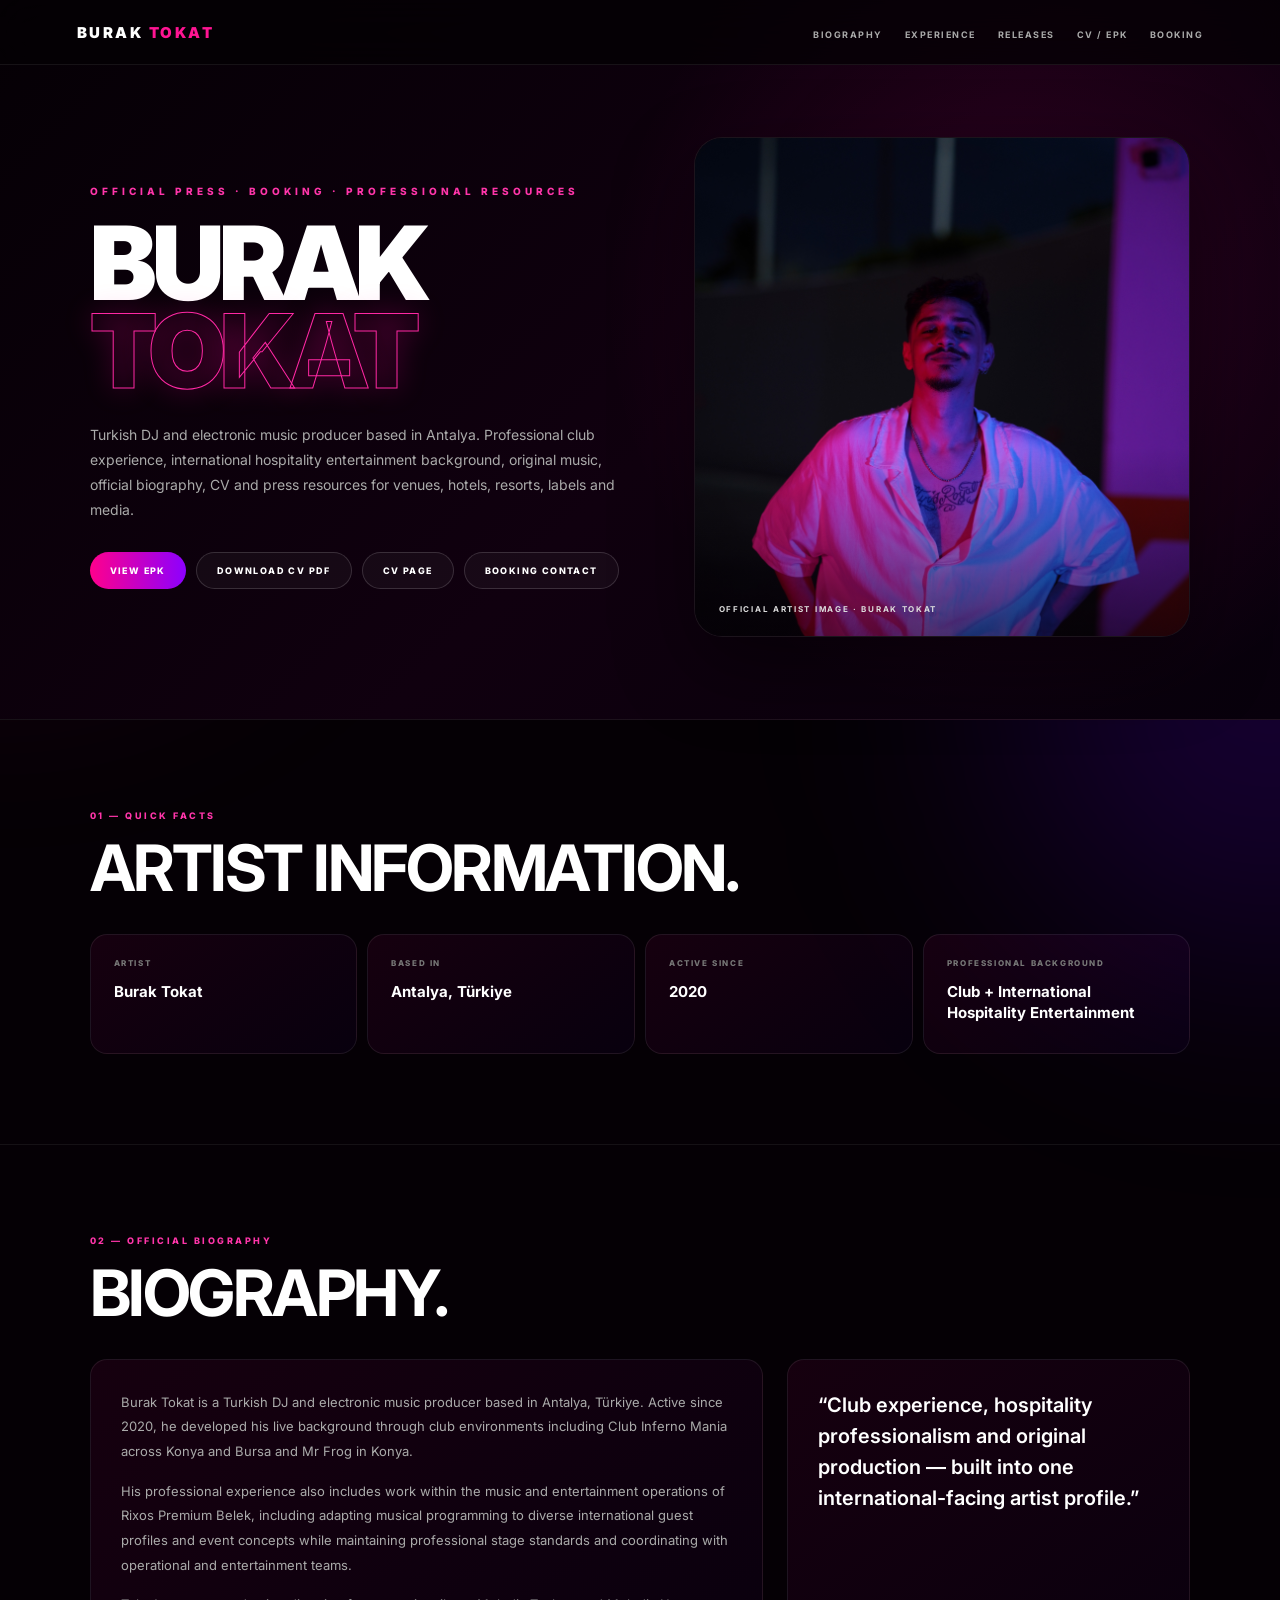
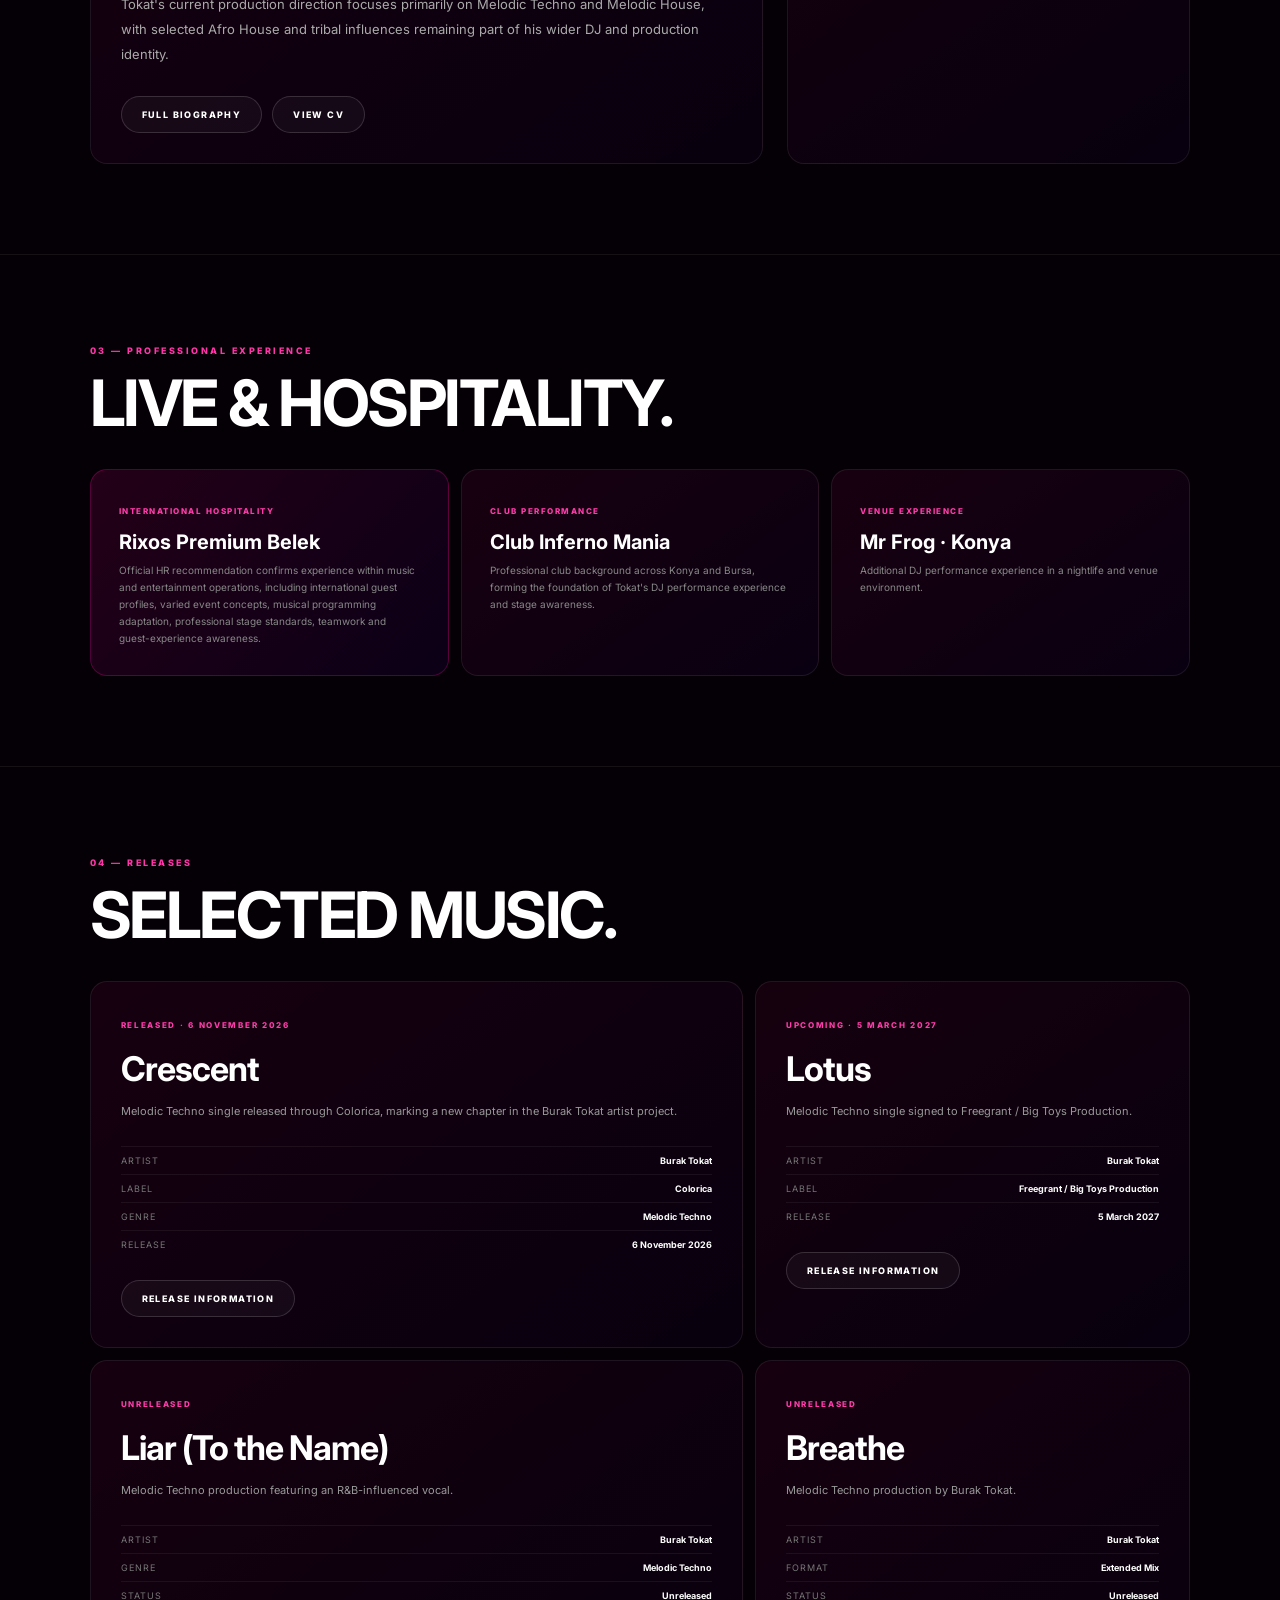
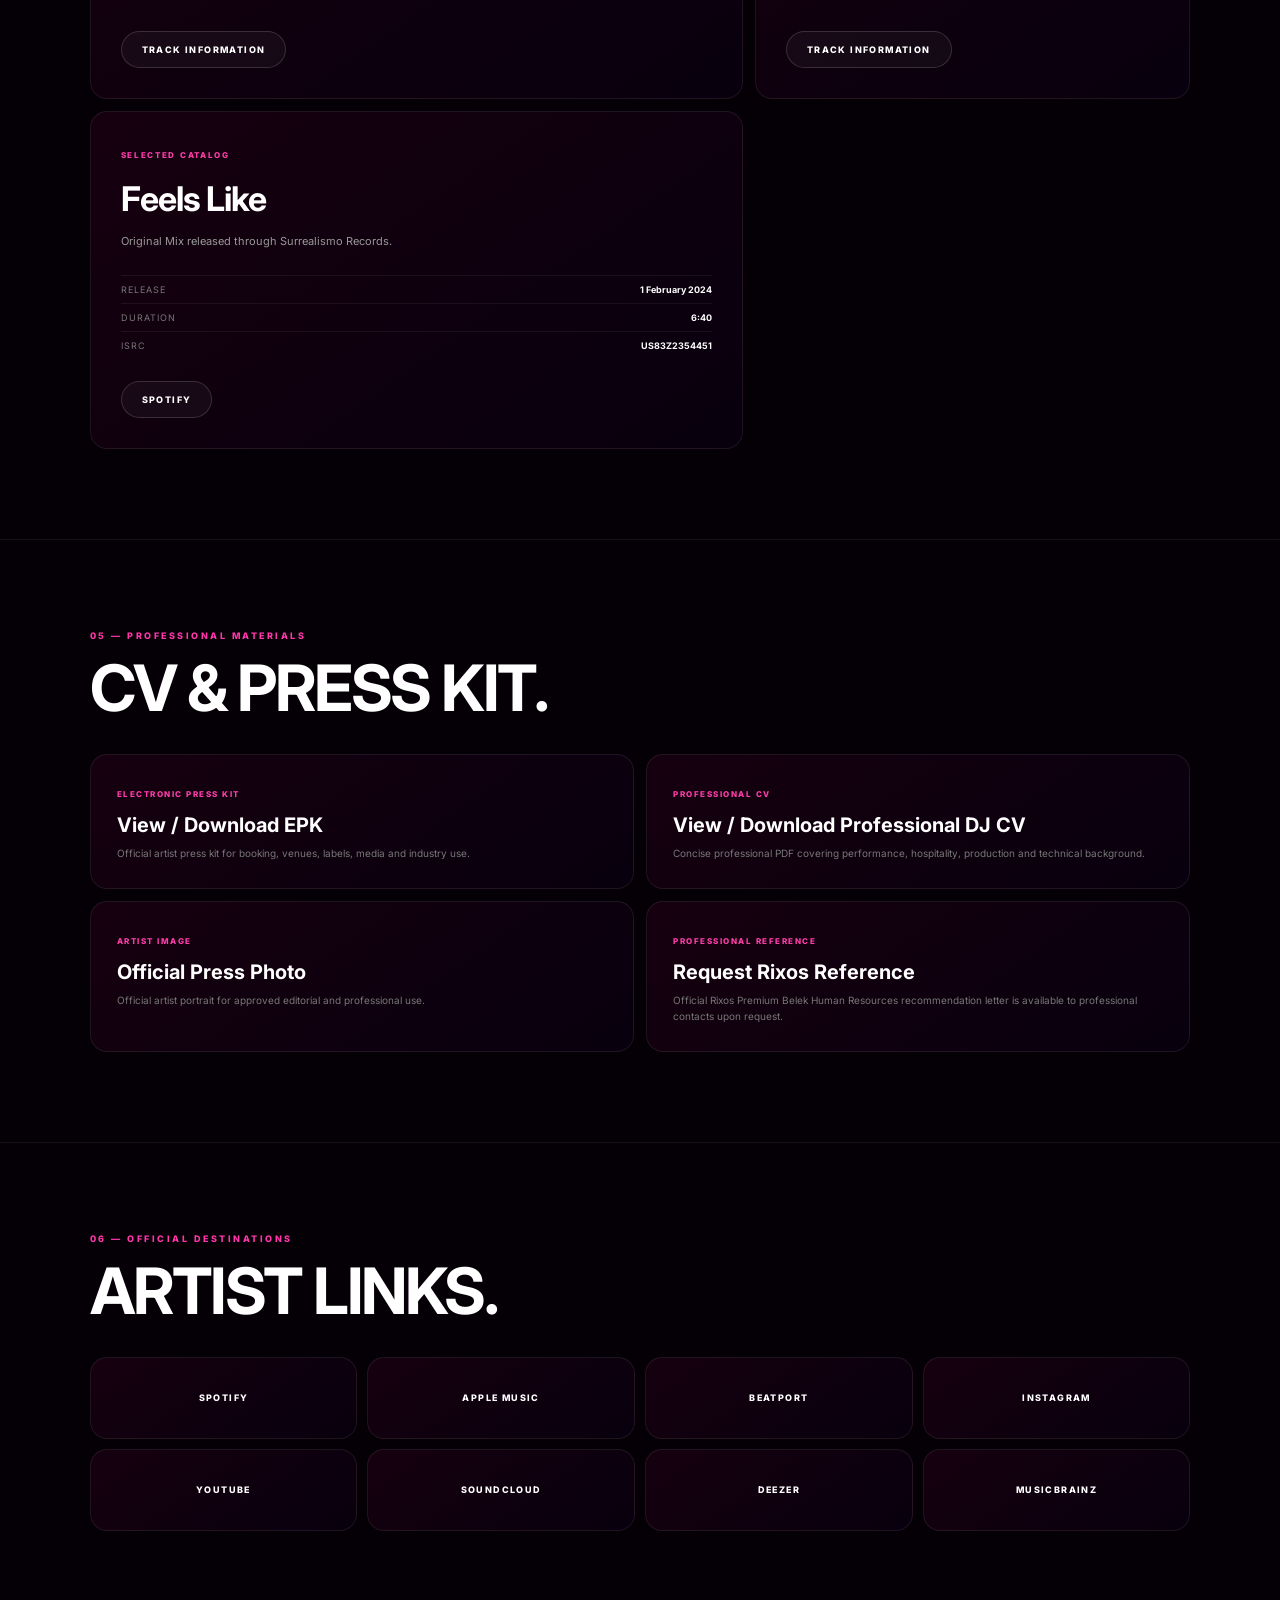
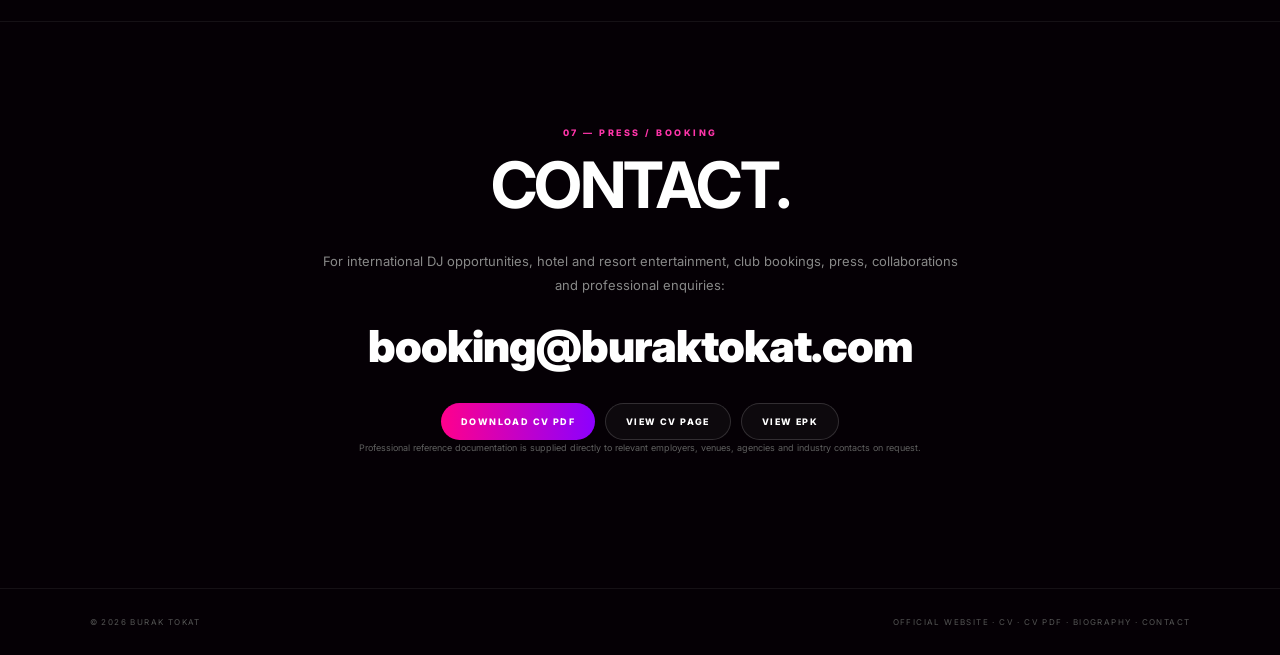
<file: press/index.html>
<!DOCTYPE html>
<html lang="en">
<head>
  <meta charset="UTF-8">
  <meta name="viewport" content="width=device-width, initial-scale=1.0">

  <script>
    if (window.location.hostname === 'buraktokat.github.io') {
      window.location.replace(
        'https://buraktokat.com' +
        window.location.pathname +
        window.location.search +
        window.location.hash
      );
    }
  </script>

  <title>Burak Tokat — Press Kit, CV & Media</title>
  <meta name="description" content="Official press kit, professional CV, biography, releases, media assets and booking information for Turkish DJ and electronic music producer Burak Tokat.">
  <meta name="author" content="Burak Tokat">
  <meta name="robots" content="index, follow, max-image-preview:large">
  <link rel="canonical" href="https://buraktokat.com/press/">
  <link rel="icon" type="image/svg+xml" href="../favicon.svg?v=3">
  <meta name="theme-color" content="#050005">
  <meta property="og:title" content="Burak Tokat — Press Kit, CV & Media">
  <meta property="og:description" content="Official press resources, professional CV, biography and booking information for Burak Tokat.">
  <meta property="og:type" content="website">
  <meta property="og:url" content="https://buraktokat.com/press/">
  <meta property="og:image" content="https://buraktokat.com/burak-tokat-hero.JPG">
  <meta property="og:site_name" content="Burak Tokat">
  <meta name="twitter:card" content="summary_large_image">
  <meta name="twitter:title" content="Burak Tokat — Press Kit, CV & Media">
  <meta name="twitter:description" content="Official professional resources for Burak Tokat.">
  <meta name="twitter:image" content="https://buraktokat.com/burak-tokat-hero.JPG">
  <script type="application/ld+json">
  {
    "@context":"https://schema.org",
    "@graph":[
      {"@type":"WebPage","@id":"https://buraktokat.com/press/#page","url":"https://buraktokat.com/press/","name":"Burak Tokat — Press Kit, CV & Media","description":"Official professional and press resources for Turkish DJ and electronic music producer Burak Tokat.","inLanguage":"en","mainEntity":{"@id":"https://buraktokat.com/#person"}},
      {"@type":"Person","@id":"https://buraktokat.com/#person","name":"Burak Tokat","url":"https://buraktokat.com/","image":"https://buraktokat.com/burak-tokat-hero.JPG","jobTitle":"DJ and Electronic Music Producer","description":"Turkish DJ and electronic music producer based in Antalya, active since 2020, with professional club and international hospitality entertainment experience including Rixos Premium Belek.","nationality":{"@type":"Country","name":"Türkiye"},"homeLocation":{"@type":"City","name":"Antalya"},"sameAs":["https://www.instagram.com/burak_tkt/","https://open.spotify.com/artist/2lSECyE7vZiH9M3YwAgsy5","https://music.apple.com/tr/artist/burak-tokat/1721994034","https://www.youtube.com/@BurakTokatMusic","https://soundcloud.com/burak-tokat-6125178","https://www.beatport.com/artist/burak-tokat/1174596"]}
    ]
  }
  </script>
  <style>
    @import url('https://fonts.googleapis.com/css2?family=Inter:wght@400;500;600;700;800;900&display=swap');
    *{box-sizing:border-box;margin:0;padding:0}html{scroll-behavior:smooth}body{background:#050005;color:#fff;font-family:Inter,Arial,sans-serif;overflow-x:hidden}body:before,body:after{content:"";position:fixed;width:520px;height:520px;border-radius:50%;filter:blur(130px);z-index:-2;pointer-events:none}body:before{left:-260px;top:80px;background:rgba(255,0,153,.18)}body:after{right:-250px;top:430px;background:rgba(100,0,255,.18)}a{color:inherit}
    nav{position:fixed;top:0;left:0;width:100%;height:65px;display:flex;align-items:center;justify-content:space-between;padding:0 6%;z-index:100;background:rgba(5,0,5,.76);backdrop-filter:blur(18px);border-bottom:1px solid rgba(255,255,255,.07)}.logo{font-size:15px;font-weight:900;letter-spacing:2.5px;text-decoration:none}.logo span{color:#ff1493}.navlinks{display:flex;gap:22px;list-style:none}.navlinks a{text-decoration:none;color:#aaa;font-size:9px;font-weight:700;letter-spacing:1.5px;text-transform:uppercase}.navlinks a:hover{color:#ff32aa}
    .hero{min-height:720px;padding:125px 7% 70px;display:grid;grid-template-columns:1.05fr .95fr;gap:55px;align-items:center;border-bottom:1px solid rgba(255,255,255,.07);background:radial-gradient(circle at 80% 42%,rgba(255,0,153,.13),transparent 38%),linear-gradient(135deg,#050005,#10000f 55%,#08000c)}.eyebrow{color:#ff35aa;font-size:10px;font-weight:800;letter-spacing:4px;text-transform:uppercase;margin-bottom:22px}h1{font-size:clamp(58px,8vw,108px);line-height:.86;letter-spacing:-5px;font-weight:900;text-transform:uppercase}h1 span{display:block;color:transparent;-webkit-text-stroke:1px #ff28a4;text-shadow:0 0 30px rgba(255,0,153,.22)}.lead{max-width:680px;margin-top:27px;color:#aaa;font-size:14px;line-height:1.8}.hero-actions,.actions{display:flex;gap:10px;flex-wrap:wrap;margin-top:30px}.btn{display:inline-flex;align-items:center;justify-content:center;padding:12px 20px;border-radius:30px;text-decoration:none;color:#fff;font-size:9px;font-weight:800;letter-spacing:1.4px;text-transform:uppercase;border:1px solid rgba(255,255,255,.15);background:rgba(255,255,255,.035);transition:.25s}.btn.primary{background:linear-gradient(90deg,#ff008c,#8c00ff);border:none}.btn:hover{transform:translateY(-2px);border-color:rgba(255,0,153,.45)}.portrait{position:relative;min-height:500px;border-radius:28px;overflow:hidden;border:1px solid rgba(255,255,255,.08);background:#090009;box-shadow:0 30px 80px rgba(0,0,0,.45)}.portrait:after{content:"";position:absolute;inset:0;background:linear-gradient(0deg,rgba(5,0,5,.55),transparent 38%);pointer-events:none}.portrait img{width:100%;height:100%;position:absolute;inset:0;object-fit:cover;object-position:center 22%;display:block}.portrait-label{position:absolute;z-index:2;left:24px;bottom:22px;font-size:8px;letter-spacing:1.7px;text-transform:uppercase;color:#ddd;font-weight:700}
    main{max-width:1280px;margin:auto}section{padding:90px 7%;border-bottom:1px solid rgba(255,255,255,.065)}.section-label{color:#ff35aa;font-size:9px;font-weight:800;letter-spacing:2.5px;text-transform:uppercase;margin-bottom:17px}h2{font-size:clamp(36px,5vw,66px);line-height:.95;letter-spacing:-2.5px;text-transform:uppercase;margin-bottom:35px}.facts{display:grid;grid-template-columns:repeat(4,1fr);gap:10px}.fact,.panel,.release,.asset,.linkcard{border:1px solid rgba(255,255,255,.08);background:linear-gradient(145deg,rgba(255,0,153,.07),rgba(100,0,255,.04));border-radius:17px}.fact{padding:23px;min-height:120px}.fact small{display:block;color:#777;font-size:8px;font-weight:800;letter-spacing:1.6px;text-transform:uppercase;margin-bottom:13px}.fact strong{font-size:15px;line-height:1.4}.bio-grid{display:grid;grid-template-columns:1.25fr .75fr;gap:24px}.panel{padding:30px}.panel p{color:#aaa;font-size:13px;line-height:1.9}.panel p+p{margin-top:15px}.quote{font-size:20px!important;line-height:1.55!important;color:#fff!important;font-weight:600}.career{display:grid;grid-template-columns:repeat(3,1fr);gap:12px}.career-card{padding:28px;border:1px solid rgba(255,255,255,.08);border-radius:17px;background:linear-gradient(145deg,rgba(255,0,153,.08),rgba(100,0,255,.05))}.career-card small{color:#ff3cab;font-size:8px;font-weight:800;letter-spacing:1.5px;text-transform:uppercase}.career-card h3{font-size:20px;margin:12px 0 8px}.career-card p{color:#888;font-size:10px;line-height:1.7}.reference{border-color:rgba(255,0,153,.28);background:linear-gradient(135deg,rgba(255,0,153,.12),rgba(90,0,255,.07))}
    .release-grid{display:grid;grid-template-columns:1.2fr .8fr;gap:12px}.release{padding:30px}.release .status{display:inline-block;color:#ff3cab;font-size:8px;font-weight:800;letter-spacing:1.7px;text-transform:uppercase;margin-bottom:18px}.release h3{font-size:34px;letter-spacing:-1px;margin-bottom:13px}.release p{color:#999;font-size:11px;line-height:1.8}.release-meta{margin-top:24px;display:grid;gap:8px}.release-meta div{display:flex;justify-content:space-between;gap:20px;padding-top:8px;border-top:1px solid rgba(255,255,255,.06);font-size:9px}.release-meta span{color:#777;text-transform:uppercase;letter-spacing:1px}.release-meta strong{text-align:right}.assets{display:grid;grid-template-columns:repeat(2,1fr);gap:12px}.asset{padding:26px;text-decoration:none;display:block;transition:.25s}.asset:hover,.linkcard:hover{transform:translateY(-3px);border-color:rgba(255,0,153,.35)}.asset small{color:#ff3cab;font-size:8px;font-weight:800;letter-spacing:1.5px;text-transform:uppercase}.asset h3{font-size:20px;margin:12px 0 8px}.asset p{color:#777;font-size:10px;line-height:1.65}.links{display:grid;grid-template-columns:repeat(4,1fr);gap:10px}.linkcard{min-height:82px;display:flex;align-items:center;justify-content:center;text-decoration:none;font-size:9px;font-weight:800;letter-spacing:1.4px;text-transform:uppercase;transition:.25s}.contact{text-align:center;padding-top:105px;padding-bottom:110px}.contact p{color:#888;max-width:660px;margin:0 auto 22px;font-size:13px;line-height:1.8}.email{font-size:clamp(20px,4vw,44px);font-weight:900;letter-spacing:-1px;text-decoration:none}.email:hover{color:#ff32aa}.usage{max-width:760px;margin:24px auto 0;color:#5f5f5f!important;font-size:9px!important}footer{max-width:1280px;margin:auto;padding:28px 7%;display:flex;justify-content:space-between;color:#555;font-size:8px;letter-spacing:1.4px;text-transform:uppercase}footer a{text-decoration:none}
    @media(max-width:850px){.navlinks{display:none}.hero{grid-template-columns:1fr;padding-top:105px}.portrait{min-height:520px}.facts{grid-template-columns:1fr 1fr}.bio-grid,.release-grid,.career{grid-template-columns:1fr}.links{grid-template-columns:1fr 1fr}}@media(max-width:520px){nav{height:60px}.hero{padding:95px 6% 55px}.hero h1{font-size:58px;letter-spacing:-4px}.portrait{min-height:430px}section{padding:72px 6%}.facts,.assets,.links{grid-template-columns:1fr}footer{flex-direction:column;gap:9px}}
  </style>
</head>
<body>
  <nav><a class="logo" href="../">BURAK <span>TOKAT</span></a><ul class="navlinks"><li><a href="#bio">Biography</a></li><li><a href="#career">Experience</a></li><li><a href="#releases">Releases</a></li><li><a href="#assets">CV / EPK</a></li><li><a href="#contact">Booking</a></li></ul></nav>
  <header class="hero">
    <div><div class="eyebrow">Official Press · Booking · Professional Resources</div><h1>BURAK <span>TOKAT</span></h1><p class="lead">Turkish DJ and electronic music producer based in Antalya. Professional club experience, international hospitality entertainment background, original music, official biography, CV and press resources for venues, hotels, resorts, labels and media.</p><div class="hero-actions"><a class="btn primary" href="../Burak_Tokat_EPK_2026.pdf" target="_blank" rel="noopener">View EPK</a><a class="btn" href="../Burak_Tokat_CV_2026.pdf" target="_blank" rel="noopener">Download CV PDF</a><a class="btn" href="../cv.html">CV Page</a><a class="btn" href="mailto:booking@buraktokat.com">Booking Contact</a></div></div>
    <div class="portrait"><img src="../burak-tokat-hero.JPG" alt="Burak Tokat official artist portrait" width="828" height="1183" decoding="async"><div class="portrait-label">Official Artist Image · Burak Tokat</div></div>
  </header>
  <main>
    <section><div class="section-label">01 — Quick Facts</div><h2>Artist Information.</h2><div class="facts"><div class="fact"><small>Artist</small><strong>Burak Tokat</strong></div><div class="fact"><small>Based In</small><strong>Antalya, Türkiye</strong></div><div class="fact"><small>Active Since</small><strong>2020</strong></div><div class="fact"><small>Professional Background</small><strong>Club + International Hospitality Entertainment</strong></div></div></section>

    <section id="bio"><div class="section-label">02 — Official Biography</div><h2>Biography.</h2><div class="bio-grid"><div class="panel"><p>Burak Tokat is a Turkish DJ and electronic music producer based in Antalya, Türkiye. Active since 2020, he developed his live background through club environments including Club Inferno Mania across Konya and Bursa and Mr Frog in Konya.</p><p>His professional experience also includes work within the music and entertainment operations of Rixos Premium Belek, including adapting musical programming to diverse international guest profiles and event concepts while maintaining professional stage standards and coordinating with operational and entertainment teams.</p><p>Tokat's current production direction focuses primarily on Melodic Techno and Melodic House, with selected Afro House and tribal influences remaining part of his wider DJ and production identity.</p><div class="actions"><a class="btn" href="../about.html">Full Biography</a><a class="btn" href="../cv.html">View CV</a></div></div><div class="panel"><p class="quote">“Club experience, hospitality professionalism and original production — built into one international-facing artist profile.”</p></div></div></section>

    <section id="career"><div class="section-label">03 — Professional Experience</div><h2>Live & Hospitality.</h2><div class="career"><article class="career-card reference"><small>International Hospitality</small><h3>Rixos Premium Belek</h3><p>Official HR recommendation confirms experience within music and entertainment operations, including international guest profiles, varied event concepts, musical programming adaptation, professional stage standards, teamwork and guest-experience awareness.</p></article><article class="career-card"><small>Club Performance</small><h3>Club Inferno Mania</h3><p>Professional club background across Konya and Bursa, forming the foundation of Tokat's DJ performance experience and stage awareness.</p></article><article class="career-card"><small>Venue Experience</small><h3>Mr Frog · Konya</h3><p>Additional DJ performance experience in a nightlife and venue environment.</p></article></div></section>

    <section id="releases"><div class="section-label">04 — Releases</div><h2>Selected Music.</h2><div class="release-grid"><article class="release"><div class="status">Released · 6 November 2026</div><h3>Crescent</h3><p>Melodic Techno single released through Colorica, marking a new chapter in the Burak Tokat artist project.</p><div class="release-meta"><div><span>Artist</span><strong>Burak Tokat</strong></div><div><span>Label</span><strong>Colorica</strong></div><div><span>Genre</span><strong>Melodic Techno</strong></div><div><span>Release</span><strong>6 November 2026</strong></div></div><div class="actions"><a class="btn" href="../music/crescent.html">Release Information</a></div></article><article class="release"><div class="status">Upcoming · 5 March 2027</div><h3>Lotus</h3><p>Melodic Techno single signed to Freegrant / Big Toys Production.</p><div class="release-meta"><div><span>Artist</span><strong>Burak Tokat</strong></div><div><span>Label</span><strong>Freegrant / Big Toys Production</strong></div><div><span>Release</span><strong>5 March 2027</strong></div></div><div class="actions"><a class="btn" href="../music/lotus.html">Release Information</a></div></article><article class="release"><div class="status">Unreleased</div><h3>Liar (To the Name)</h3><p>Melodic Techno production featuring an R&amp;B-influenced vocal.</p><div class="release-meta"><div><span>Artist</span><strong>Burak Tokat</strong></div><div><span>Genre</span><strong>Melodic Techno</strong></div><div><span>Status</span><strong>Unreleased</strong></div></div><div class="actions"><a class="btn" href="../music/liar-to-the-name.html">Track Information</a></div></article><article class="release"><div class="status">Unreleased</div><h3>Breathe</h3><p>Melodic Techno production by Burak Tokat.</p><div class="release-meta"><div><span>Artist</span><strong>Burak Tokat</strong></div><div><span>Format</span><strong>Extended Mix</strong></div><div><span>Status</span><strong>Unreleased</strong></div></div><div class="actions"><a class="btn" href="../music/breathe.html">Track Information</a></div></article><article class="release"><div class="status">Selected Catalog</div><h3>Feels Like</h3><p>Original Mix released through Surrealismo Records.</p><div class="release-meta"><div><span>Release</span><strong>1 February 2024</strong></div><div><span>Duration</span><strong>6:40</strong></div><div><span>ISRC</span><strong>US83Z2354451</strong></div></div><div class="actions"><a class="btn" href="https://open.spotify.com/track/1SCEhdeMEhMFP7jgETEWyG" target="_blank" rel="noopener">Spotify</a></div></article></div></section>

    <section id="assets"><div class="section-label">05 — Professional Materials</div><h2>CV & Press Kit.</h2><div class="assets"><a class="asset" href="../Burak_Tokat_EPK_2026.pdf" target="_blank" rel="noopener"><small>Electronic Press Kit</small><h3>View / Download EPK</h3><p>Official artist press kit for booking, venues, labels, media and industry use.</p></a><a class="asset" href="../Burak_Tokat_CV_2026.pdf" target="_blank" rel="noopener"><small>Professional CV</small><h3>View / Download Professional DJ CV</h3><p>Concise professional PDF covering performance, hospitality, production and technical background.</p></a><a class="asset" href="../burak-tokat-hero.JPG" download="Burak-Tokat-Official-Artist-Photo.JPG"><small>Artist Image</small><h3>Official Press Photo</h3><p>Official artist portrait for approved editorial and professional use.</p></a><a class="asset" href="mailto:booking@buraktokat.com?subject=Burak%20Tokat%20Professional%20Reference%20Request"><small>Professional Reference</small><h3>Request Rixos Reference</h3><p>Official Rixos Premium Belek Human Resources recommendation letter is available to professional contacts upon request.</p></a></div></section>

    <section id="links"><div class="section-label">06 — Official Destinations</div><h2>Artist Links.</h2><div class="links"><a class="linkcard" href="https://open.spotify.com/artist/2lSECyE7vZiH9M3YwAgsy5" target="_blank" rel="me noopener">Spotify</a><a class="linkcard" href="https://music.apple.com/tr/artist/burak-tokat/1721994034" target="_blank" rel="me noopener">Apple Music</a><a class="linkcard" href="https://www.beatport.com/artist/burak-tokat/1174596" target="_blank" rel="me noopener">Beatport</a><a class="linkcard" href="https://www.instagram.com/burak_tkt/" target="_blank" rel="me noopener">Instagram</a><a class="linkcard" href="https://www.youtube.com/@BurakTokatMusic" target="_blank" rel="me noopener">YouTube</a><a class="linkcard" href="https://soundcloud.com/burak-tokat-6125178" target="_blank" rel="me noopener">SoundCloud</a><a class="linkcard" href="https://www.deezer.com/en/artist/247547852" target="_blank" rel="me noopener">Deezer</a><a class="linkcard" href="https://musicbrainz.org/artist/d6642fed-4b32-4e35-bbf1-1daaf0e04e70" target="_blank" rel="me noopener">MusicBrainz</a></div></section>

    <section class="contact" id="contact"><div class="section-label">07 — Press / Booking</div><h2>Contact.</h2><p>For international DJ opportunities, hotel and resort entertainment, club bookings, press, collaborations and professional enquiries:</p><a class="email" href="mailto:booking@buraktokat.com">booking@buraktokat.com</a><div class="actions" style="justify-content:center"><a class="btn primary" href="../Burak_Tokat_CV_2026.pdf" target="_blank" rel="noopener">Download CV PDF</a><a class="btn" href="../cv.html">View CV Page</a><a class="btn" href="../Burak_Tokat_EPK_2026.pdf" target="_blank" rel="noopener">View EPK</a></div><p class="usage">Professional reference documentation is supplied directly to relevant employers, venues, agencies and industry contacts on request.</p></section>
  </main>
  <footer><span>© 2026 Burak Tokat</span><span><a href="../">Official Website</a> · <a href="../cv.html">CV</a> · <a href="../Burak_Tokat_CV_2026.pdf">CV PDF</a> · <a href="../about.html">Biography</a> · <a href="mailto:booking@buraktokat.com">Contact</a></span></footer>
</body>
</html>
</file>
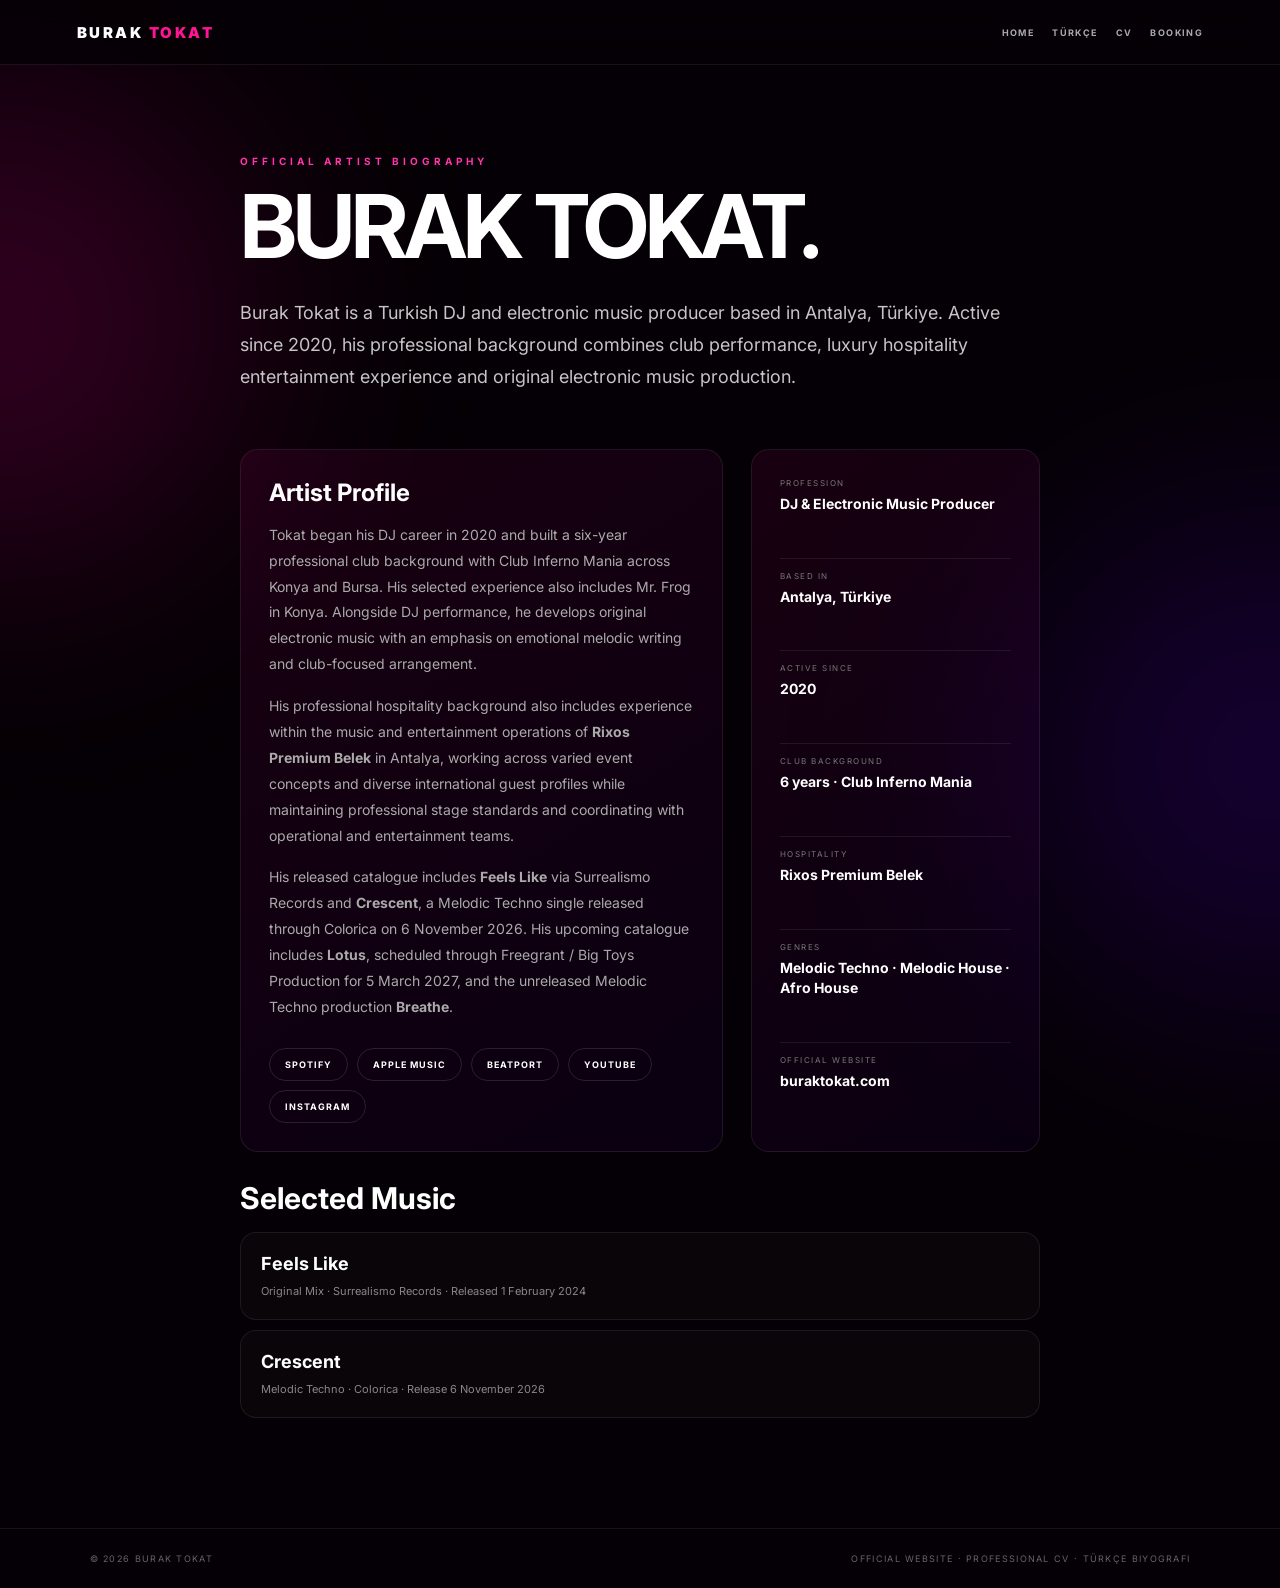
<file: about.html>
<!DOCTYPE html>
<html lang="en">
<head>
  <meta charset="UTF-8">
  <meta name="viewport" content="width=device-width, initial-scale=1.0">

  <script>
    if (window.location.hostname === 'buraktokat.github.io') {
      window.location.replace(
        'https://buraktokat.com' +
        window.location.pathname +
        window.location.search +
        window.location.hash
      );
    }
  </script>

  <title>About Burak Tokat — Turkish DJ & Electronic Music Producer</title>
  <meta name="description" content="Official English biography of Burak Tokat, a Turkish DJ and electronic music producer based in Antalya with professional club and luxury hospitality entertainment experience.">
  <meta name="author" content="Burak Tokat">
  <meta name="robots" content="index, follow, max-image-preview:large">
  <link rel="canonical" href="https://buraktokat.com/about.html">
  <link rel="alternate" hreflang="en" href="https://buraktokat.com/about.html">
  <link rel="alternate" hreflang="tr" href="https://buraktokat.com/hakkinda.html">
  <link rel="alternate" hreflang="x-default" href="https://buraktokat.com/about.html">
  <link rel="icon" type="image/svg+xml" href="/favicon.svg?v=3">
  <meta name="theme-color" content="#050005">
  <meta property="og:title" content="About Burak Tokat — Turkish DJ & Electronic Music Producer">
  <meta property="og:description" content="Official English artist biography, professional experience and selected career information for Burak Tokat.">
  <meta property="og:type" content="profile">
  <meta property="og:url" content="https://buraktokat.com/about.html">
  <meta property="og:image" content="https://buraktokat.com/burak-tokat-hero.JPG">
  <meta property="og:image:alt" content="Burak Tokat — Turkish DJ and electronic music producer">
  <meta property="og:site_name" content="Burak Tokat">
  <meta property="og:locale" content="en_US">
  <meta name="twitter:card" content="summary_large_image">
  <meta name="twitter:title" content="About Burak Tokat — DJ & Electronic Music Producer">
  <meta name="twitter:description" content="Official English biography of Turkish DJ and electronic music producer Burak Tokat.">
  <meta name="twitter:image" content="https://buraktokat.com/burak-tokat-hero.JPG">

  <script type="application/ld+json">
  {
    "@context": "https://schema.org",
    "@graph": [
      {
        "@type": "WebSite",
        "@id": "https://buraktokat.com/#website",
        "url": "https://buraktokat.com/",
        "name": "Burak Tokat",
        "alternateName": "Burak Tokat Official",
        "publisher": {"@id": "https://buraktokat.com/#person"}
      },
      {
        "@type": "AboutPage",
        "@id": "https://buraktokat.com/about.html#about-page",
        "url": "https://buraktokat.com/about.html",
        "name": "About Burak Tokat — Official English Artist Biography",
        "description": "Official English biography of Turkish DJ and electronic music producer Burak Tokat.",
        "inLanguage": "en",
        "isPartOf": {"@id": "https://buraktokat.com/#website"},
        "mainEntity": {"@id": "https://buraktokat.com/#person"}
      },
      {
        "@type": "Person",
        "@id": "https://buraktokat.com/#person",
        "name": "Burak Tokat",
        "alternateName": "BURAK TOKAT",
        "url": "https://buraktokat.com/",
        "mainEntityOfPage": {"@id": "https://buraktokat.com/about.html#about-page"},
        "image": {
          "@type": "ImageObject",
          "url": "https://buraktokat.com/burak-tokat-hero.JPG",
          "contentUrl": "https://buraktokat.com/burak-tokat-hero.JPG",
          "caption": "Burak Tokat — Turkish DJ and electronic music producer",
          "width": 828,
          "height": 1183
        },
        "jobTitle": "DJ and Electronic Music Producer",
        "disambiguatingDescription": "Turkish DJ and electronic music producer based in Antalya, active since 2020.",
        "description": "Burak Tokat is a Turkish DJ and electronic music producer active since 2020 and based in Antalya, Türkiye. His professional background combines club performance with music and entertainment operations experience at Rixos Premium Belek. His production focus is Melodic Techno and Melodic House, with Afro House represented in selected DJ sets.",
        "nationality": {"@type": "Country", "name": "Türkiye"},
        "homeLocation": {"@type": "City", "name": "Antalya"},
        "knowsAbout": ["Melodic Techno", "Melodic House", "Afro House", "Electronic Music"],
        "identifier": [
          {"@type": "PropertyValue", "propertyID": "MusicBrainz Artist ID", "value": "d6642fed-4b32-4e35-bbf1-1daaf0e04e70"},
          {"@type": "PropertyValue", "propertyID": "Spotify Artist ID", "value": "2lSECyE7vZiH9M3YwAgsy5"},
          {"@type": "PropertyValue", "propertyID": "Apple Music Artist ID", "value": "1721994034"}
        ],
        "sameAs": [
          "https://www.instagram.com/burak_tkt/",
          "https://open.spotify.com/artist/2lSECyE7vZiH9M3YwAgsy5",
          "https://music.apple.com/tr/artist/burak-tokat/1721994034",
          "https://www.youtube.com/@BurakTokatMusic",
          "https://soundcloud.com/burak-tokat-6125178",
          "https://www.beatport.com/artist/burak-tokat/1174596",
          "https://www.deezer.com/en/artist/247547852",
          "https://musicbrainz.org/artist/d6642fed-4b32-4e35-bbf1-1daaf0e04e70"
        ]
      }
    ]
  }
  </script>

  <style>
    @import url('https://fonts.googleapis.com/css2?family=Inter:wght@400;500;600;700;800;900&display=swap');
    *{box-sizing:border-box;margin:0;padding:0}body{min-height:100vh;background:#050005;color:#fff;font-family:Inter,Arial,sans-serif}body:before,body:after{content:"";position:fixed;width:480px;height:480px;border-radius:50%;filter:blur(125px);z-index:-1;pointer-events:none}body:before{left:-240px;top:80px;background:rgba(255,0,153,.18)}body:after{right:-230px;top:520px;background:rgba(100,0,255,.18)}nav{height:65px;display:flex;align-items:center;justify-content:space-between;padding:0 6%;border-bottom:1px solid rgba(255,255,255,.07);background:rgba(5,0,5,.8);position:sticky;top:0;backdrop-filter:blur(18px);z-index:10}.logo{font-weight:900;letter-spacing:2.5px;font-size:15px}.logo span{color:#ff1493}.nav{display:flex;gap:18px;flex-wrap:wrap}.nav a{color:#aaa;text-decoration:none;text-transform:uppercase;font-size:9px;font-weight:700;letter-spacing:1.4px}.nav a:hover{color:#ff32aa}main{max-width:980px;margin:auto;padding:90px 7% 110px}.eyebrow{color:#ff35aa;font-size:10px;font-weight:700;letter-spacing:4px;text-transform:uppercase;margin-bottom:18px}h1{font-size:clamp(50px,8vw,88px);letter-spacing:-4px;line-height:.95;margin-bottom:28px}.lead{font-size:18px;line-height:1.8;color:#c5c5c5;max-width:820px}.grid{display:grid;grid-template-columns:1.25fr .75fr;gap:28px;margin-top:55px}.card{border:1px solid rgba(255,255,255,.08);background:linear-gradient(145deg,rgba(255,0,153,.08),rgba(100,0,255,.05));border-radius:18px;padding:28px}.card h2{font-size:24px;margin-bottom:15px}.card p{color:#aaa;line-height:1.85;font-size:14px}.facts{display:grid;gap:12px}.fact{border-bottom:1px solid rgba(255,255,255,.08);padding-bottom:12px}.fact:last-child{border:0;padding-bottom:0}.fact span{display:block;color:#777;text-transform:uppercase;font-size:8px;letter-spacing:1.5px;margin-bottom:5px}.fact strong{font-size:14px}.links{display:flex;gap:9px;flex-wrap:wrap;margin-top:28px}.links a{display:inline-flex;padding:10px 15px;border:1px solid rgba(255,255,255,.12);border-radius:30px;color:#fff;text-decoration:none;font-size:9px;font-weight:700;letter-spacing:1px;text-transform:uppercase}.links a:hover{border-color:rgba(255,0,153,.5);color:#ff46b2}.music{margin-top:28px}.music h2{font-size:30px;margin-bottom:16px}.release{display:block;text-decoration:none;color:#fff;border:1px solid rgba(255,255,255,.08);border-radius:16px;padding:20px;margin-top:10px;background:rgba(255,255,255,.02)}.release strong{display:block;font-size:18px;margin-bottom:5px}.release span{font-size:11px;color:#888}footer{border-top:1px solid rgba(255,255,255,.07);padding:24px 7%;display:flex;justify-content:space-between;gap:12px;color:#666;font-size:9px;text-transform:uppercase;letter-spacing:1.3px}footer a{color:inherit;text-decoration:none}@media(max-width:760px){.grid{grid-template-columns:1fr}.nav{gap:10px}main{padding-top:65px}footer{flex-direction:column}}
  </style>
</head>
<body>
  <nav>
    <div class="logo">BURAK <span>TOKAT</span></div>
    <div class="nav">
      <a href="/">Home</a>
      <a href="/hakkinda.html" lang="tr">Türkçe</a>
      <a href="/cv.html">CV</a>
      <a href="/#booking">Booking</a>
    </div>
  </nav>

  <main>
    <div class="eyebrow">Official Artist Biography</div>
    <h1>BURAK TOKAT.</h1>
    <p class="lead">Burak Tokat is a Turkish DJ and electronic music producer based in Antalya, Türkiye. Active since 2020, his professional background combines club performance, luxury hospitality entertainment experience and original electronic music production.</p>

    <div class="grid">
      <article class="card">
        <h2>Artist Profile</h2>
        <p>Tokat began his DJ career in 2020 and built a six-year professional club background with Club Inferno Mania across Konya and Bursa. His selected experience also includes Mr. Frog in Konya. Alongside DJ performance, he develops original electronic music with an emphasis on emotional melodic writing and club-focused arrangement.</p>
        <p style="margin-top:16px">His professional hospitality background also includes experience within the music and entertainment operations of <strong>Rixos Premium Belek</strong> in Antalya, working across varied event concepts and diverse international guest profiles while maintaining professional stage standards and coordinating with operational and entertainment teams.</p>
        <p style="margin-top:16px">His released catalogue includes <strong>Feels Like</strong> via Surrealismo Records and <strong>Crescent</strong>, a Melodic Techno single released through Colorica on 6 November 2026. His upcoming catalogue includes <strong>Lotus</strong>, scheduled through Freegrant / Big Toys Production for 5 March 2027, and the unreleased Melodic Techno production <strong>Breathe</strong>.</p>
        <div class="links">
          <a href="https://open.spotify.com/artist/2lSECyE7vZiH9M3YwAgsy5" target="_blank" rel="me noopener">Spotify</a>
          <a href="https://music.apple.com/tr/artist/burak-tokat/1721994034" target="_blank" rel="me noopener">Apple Music</a>
          <a href="https://www.beatport.com/artist/burak-tokat/1174596" target="_blank" rel="me noopener">Beatport</a>
          <a href="https://www.youtube.com/@BurakTokatMusic" target="_blank" rel="me noopener">YouTube</a>
          <a href="https://www.instagram.com/burak_tkt/" target="_blank" rel="me noopener">Instagram</a>
        </div>
      </article>

      <aside class="card facts">
        <div class="fact"><span>Profession</span><strong>DJ & Electronic Music Producer</strong></div>
        <div class="fact"><span>Based in</span><strong>Antalya, Türkiye</strong></div>
        <div class="fact"><span>Active since</span><strong>2020</strong></div>
        <div class="fact"><span>Club background</span><strong>6 years · Club Inferno Mania</strong></div>
        <div class="fact"><span>Hospitality</span><strong>Rixos Premium Belek</strong></div>
        <div class="fact"><span>Genres</span><strong>Melodic Techno · Melodic House · Afro House</strong></div>
        <div class="fact"><span>Official website</span><strong>buraktokat.com</strong></div>
      </aside>
    </div>

    <section class="music" aria-labelledby="selected-music">
      <h2 id="selected-music">Selected Music</h2>
      <a class="release" href="/music/feels-like.html"><strong>Feels Like</strong><span>Original Mix · Surrealismo Records · Released 1 February 2024</span></a>
      <a class="release" href="/music/crescent.html"><strong>Crescent</strong><span>Melodic Techno · Colorica · Release 6 November 2026</span></a>
    </section>
  </main>

  <footer>
    <span>© 2026 Burak Tokat</span>
    <span><a href="/">Official Website</a> · <a href="/cv.html">Professional CV</a> · <a href="/hakkinda.html">Türkçe Biyografi</a></span>
  </footer>
</body>
</html>
</file>
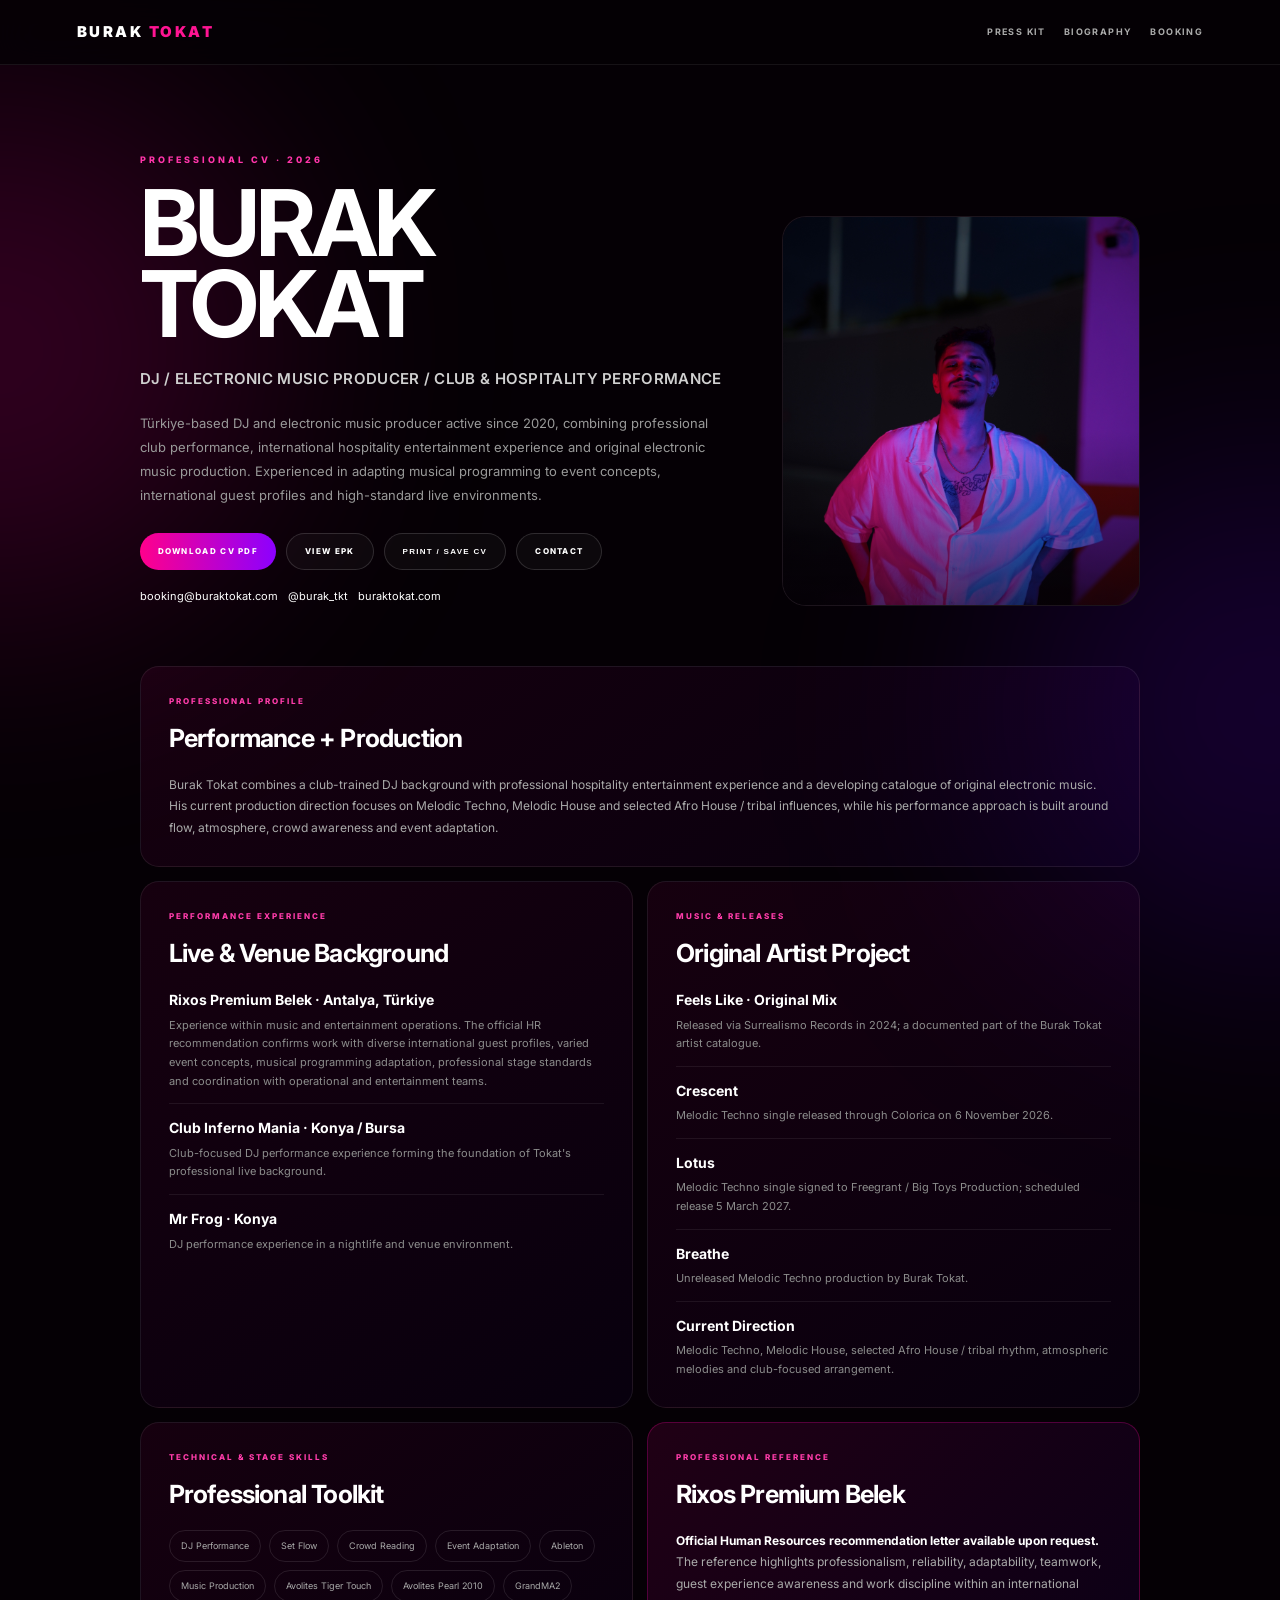
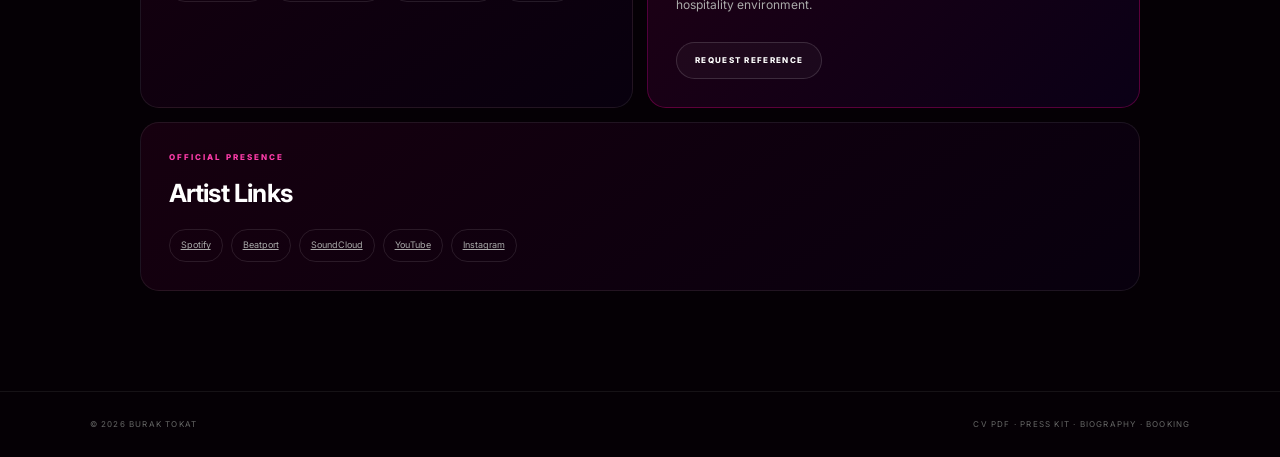
<file: cv.html>
<!DOCTYPE html>
<html lang="en">
<head>
  <meta charset="UTF-8">
  <meta name="viewport" content="width=device-width, initial-scale=1.0">

  <script>
    if (window.location.hostname === 'buraktokat.github.io') {
      window.location.replace(
        'https://buraktokat.com' +
        window.location.pathname +
        window.location.search +
        window.location.hash
      );
    }
  </script>

  <title>Burak Tokat — Professional DJ CV</title>
  <meta name="description" content="Professional CV of Burak Tokat — Turkish DJ and electronic music producer with club and international hospitality entertainment experience.">
  <meta name="author" content="Burak Tokat">
  <meta name="robots" content="index, follow">
  <link rel="canonical" href="https://buraktokat.com/cv.html">
  <link rel="icon" type="image/svg+xml" href="/favicon.svg?v=3">
  <meta name="theme-color" content="#050005">
  <meta property="og:title" content="Burak Tokat — Professional DJ CV">
  <meta property="og:description" content="DJ, electronic music producer and professional performance profile based in Antalya, Türkiye.">
  <meta property="og:type" content="profile">
  <meta property="og:url" content="https://buraktokat.com/cv.html">
  <meta property="og:image" content="https://buraktokat.com/burak-tokat-hero.JPG">
  <style>
    @import url('https://fonts.googleapis.com/css2?family=Inter:wght@400;500;600;700;800;900&display=swap');
    *{box-sizing:border-box;margin:0;padding:0}html{scroll-behavior:smooth}body{background:#050005;color:#fff;font-family:Inter,Arial,sans-serif;line-height:1.6;overflow-x:hidden}body:before,body:after{content:"";position:fixed;width:520px;height:520px;border-radius:50%;filter:blur(130px);z-index:-2;pointer-events:none}body:before{left:-260px;top:90px;background:rgba(255,0,153,.18)}body:after{right:-250px;top:450px;background:rgba(100,0,255,.17)}
    nav{position:sticky;top:0;z-index:20;height:65px;display:flex;align-items:center;justify-content:space-between;padding:0 6%;background:rgba(5,0,5,.82);backdrop-filter:blur(18px);border-bottom:1px solid rgba(255,255,255,.07)}.logo{font-size:15px;font-weight:900;letter-spacing:2.5px;text-decoration:none;color:#fff}.logo span{color:#ff1493}.navlinks{display:flex;gap:18px}.navlinks a{color:#aaa;text-decoration:none;text-transform:uppercase;font-size:9px;font-weight:700;letter-spacing:1.4px}.navlinks a:hover{color:#ff32aa}
    .hero{max-width:1180px;margin:auto;padding:88px 7% 45px;display:grid;grid-template-columns:1.25fr .75fr;gap:45px;align-items:end}.eyebrow{color:#ff35aa;font-size:9px;font-weight:800;letter-spacing:3px;text-transform:uppercase;margin-bottom:16px}h1{font-size:clamp(52px,8vw,92px);line-height:.88;letter-spacing:-4px;text-transform:uppercase}.title{margin-top:22px;color:#d0d0d0;font-size:15px;font-weight:600;letter-spacing:.3px}.lead{margin-top:20px;max-width:760px;color:#999;font-size:13px;line-height:1.85}.hero-photo{min-height:390px;border:1px solid rgba(255,255,255,.08);border-radius:24px;overflow:hidden;position:relative;background:#090009}.hero-photo img{position:absolute;inset:0;width:100%;height:100%;object-fit:cover;object-position:center 20%}.hero-photo:after{content:"";position:absolute;inset:0;background:linear-gradient(0deg,rgba(5,0,5,.6),transparent 45%)}
    .actions{display:flex;flex-wrap:wrap;gap:10px;margin-top:26px}.btn{display:inline-flex;align-items:center;justify-content:center;padding:11px 18px;border-radius:30px;border:1px solid rgba(255,255,255,.14);color:#fff;text-decoration:none;text-transform:uppercase;font-size:8px;font-weight:800;letter-spacing:1.3px;background:rgba(255,255,255,.03);cursor:pointer}.btn.primary{background:linear-gradient(90deg,#ff008c,#8c00ff);border:none}.btn:hover{transform:translateY(-2px)}
    main{max-width:1180px;margin:auto;padding:15px 7% 100px}.grid{display:grid;grid-template-columns:1fr 1fr;gap:14px}.card{border:1px solid rgba(255,255,255,.08);background:linear-gradient(145deg,rgba(255,0,153,.07),rgba(100,0,255,.04));border-radius:19px;padding:28px}.card.wide{grid-column:1/-1}.section-label{color:#ff3cab;font-size:8px;font-weight:800;letter-spacing:2px;text-transform:uppercase;margin-bottom:10px}.card h2{font-size:25px;letter-spacing:-.8px;margin-bottom:16px}.card p{color:#aaa;font-size:12px;line-height:1.8}.items{display:grid;gap:13px}.item{padding-top:13px;border-top:1px solid rgba(255,255,255,.07)}.item:first-child{padding-top:0;border-top:0}.item strong{display:block;font-size:14px;margin-bottom:4px}.item span{display:block;color:#8c8c8c;font-size:11px;line-height:1.7}.chips{display:flex;flex-wrap:wrap;gap:8px}.chip{padding:8px 11px;border:1px solid rgba(255,255,255,.1);border-radius:30px;color:#aaa;font-size:9px}.reference{border-color:rgba(255,0,153,.28);background:linear-gradient(135deg,rgba(255,0,153,.11),rgba(90,0,255,.07))}.reference strong{color:#fff}.contactline{display:flex;flex-wrap:wrap;gap:10px;margin-top:18px}.contactline a{color:#fff;text-decoration:none;font-size:11px}.contactline a:hover{color:#ff32aa}footer{border-top:1px solid rgba(255,255,255,.07);padding:26px 7%;color:#666;font-size:8px;text-transform:uppercase;letter-spacing:1.2px;display:flex;justify-content:space-between;gap:12px}footer a{color:inherit;text-decoration:none}
    @media(max-width:820px){.hero{grid-template-columns:1fr}.hero-photo{min-height:500px}.grid{grid-template-columns:1fr}.card.wide{grid-column:auto}.navlinks{display:none}}@media(max-width:520px){.hero{padding:65px 6% 35px}.hero-photo{min-height:420px}main{padding-left:6%;padding-right:6%}footer{flex-direction:column}}
    @media print{nav,.hero-photo,.actions,footer{display:none!important}body{background:#fff;color:#111}.hero,main{max-width:none;padding:24px 30px}.hero{display:block}.eyebrow{color:#555}h1{font-size:44px;letter-spacing:-2px}.title{color:#222}.lead,.card p,.item span{color:#444}.grid{gap:8px}.card{background:#fff;border:1px solid #ddd;break-inside:avoid;padding:18px}.section-label{color:#555}.chip{color:#333;border-color:#ccc}}
  </style>
  <script type="application/ld+json">
  {
    "@context":"https://schema.org",
    "@type":"Person",
    "@id":"https://buraktokat.com/#person",
    "name":"Burak Tokat",
    "url":"https://buraktokat.com/",
    "jobTitle":"DJ and Electronic Music Producer",
    "homeLocation":{"@type":"City","name":"Antalya"},
    "nationality":{"@type":"Country","name":"Türkiye"}
  }
  </script>
</head>
<body>
  <nav>
    <a class="logo" href="/">BURAK <span>TOKAT</span></a>
    <div class="navlinks"><a href="/press/">Press Kit</a><a href="/about.html">Biography</a><a href="mailto:booking@buraktokat.com">Booking</a></div>
  </nav>

  <header class="hero">
    <div>
      <div class="eyebrow">Professional CV · 2026</div>
      <h1>BURAK<br>TOKAT</h1>
      <div class="title">DJ / ELECTRONIC MUSIC PRODUCER / CLUB & HOSPITALITY PERFORMANCE</div>
      <p class="lead">Türkiye-based DJ and electronic music producer active since 2020, combining professional club performance, international hospitality entertainment experience and original electronic music production. Experienced in adapting musical programming to event concepts, international guest profiles and high-standard live environments.</p>
      <div class="actions">
        <a class="btn primary" href="/Burak_Tokat_CV_2026.pdf" target="_blank" rel="noopener">Download CV PDF</a>
        <a class="btn" href="/Burak_Tokat_EPK_2026.pdf" target="_blank" rel="noopener">View EPK</a>
        <button class="btn" type="button" onclick="window.print()">Print / Save CV</button>
        <a class="btn" href="mailto:booking@buraktokat.com">Contact</a>
      </div>
      <div class="contactline"><a href="mailto:booking@buraktokat.com">booking@buraktokat.com</a><a href="https://www.instagram.com/burak_tkt/" target="_blank" rel="noopener">@burak_tkt</a><a href="https://buraktokat.com/">buraktokat.com</a></div>
    </div>
    <div class="hero-photo"><img src="/burak-tokat-hero.JPG" alt="Burak Tokat official artist portrait"></div>
  </header>

  <main>
    <div class="grid">
      <section class="card wide">
        <div class="section-label">Professional Profile</div>
        <h2>Performance + Production</h2>
        <p>Burak Tokat combines a club-trained DJ background with professional hospitality entertainment experience and a developing catalogue of original electronic music. His current production direction focuses on Melodic Techno, Melodic House and selected Afro House / tribal influences, while his performance approach is built around flow, atmosphere, crowd awareness and event adaptation.</p>
      </section>

      <section class="card">
        <div class="section-label">Performance Experience</div>
        <h2>Live & Venue Background</h2>
        <div class="items">
          <div class="item"><strong>Rixos Premium Belek · Antalya, Türkiye</strong><span>Experience within music and entertainment operations. The official HR recommendation confirms work with diverse international guest profiles, varied event concepts, musical programming adaptation, professional stage standards and coordination with operational and entertainment teams.</span></div>
          <div class="item"><strong>Club Inferno Mania · Konya / Bursa</strong><span>Club-focused DJ performance experience forming the foundation of Tokat's professional live background.</span></div>
          <div class="item"><strong>Mr Frog · Konya</strong><span>DJ performance experience in a nightlife and venue environment.</span></div>
        </div>
      </section>

      <section class="card">
        <div class="section-label">Music & Releases</div>
        <h2>Original Artist Project</h2>
        <div class="items">
          <div class="item"><strong>Feels Like · Original Mix</strong><span>Released via Surrealismo Records in 2024; a documented part of the Burak Tokat artist catalogue.</span></div>
          <div class="item"><strong>Crescent</strong><span>Melodic Techno single released through Colorica on 6 November 2026.</span></div>
          <div class="item"><strong>Lotus</strong><span>Melodic Techno single signed to Freegrant / Big Toys Production; scheduled release 5 March 2027.</span></div>
          <div class="item"><strong>Breathe</strong><span>Unreleased Melodic Techno production by Burak Tokat.</span></div>
          <div class="item"><strong>Current Direction</strong><span>Melodic Techno, Melodic House, selected Afro House / tribal rhythm, atmospheric melodies and club-focused arrangement.</span></div>
        </div>
      </section>

      <section class="card">
        <div class="section-label">Technical & Stage Skills</div>
        <h2>Professional Toolkit</h2>
        <div class="chips"><span class="chip">DJ Performance</span><span class="chip">Set Flow</span><span class="chip">Crowd Reading</span><span class="chip">Event Adaptation</span><span class="chip">Ableton</span><span class="chip">Music Production</span><span class="chip">Avolites Tiger Touch</span><span class="chip">Avolites Pearl 2010</span><span class="chip">GrandMA2</span></div>
      </section>

      <section class="card reference">
        <div class="section-label">Professional Reference</div>
        <h2>Rixos Premium Belek</h2>
        <p><strong>Official Human Resources recommendation letter available upon request.</strong> The reference highlights professionalism, reliability, adaptability, teamwork, guest experience awareness and work discipline within an international hospitality environment.</p>
        <div class="actions"><a class="btn" href="mailto:booking@buraktokat.com?subject=Burak%20Tokat%20Professional%20Reference%20Request">Request Reference</a></div>
      </section>

      <section class="card wide">
        <div class="section-label">Official Presence</div>
        <h2>Artist Links</h2>
        <div class="chips"><a class="chip" href="https://open.spotify.com/artist/2lSECyE7vZiH9M3YwAgsy5" target="_blank" rel="noopener">Spotify</a><a class="chip" href="https://www.beatport.com/artist/burak-tokat/1174596" target="_blank" rel="noopener">Beatport</a><a class="chip" href="https://soundcloud.com/burak-tokat-6125178" target="_blank" rel="noopener">SoundCloud</a><a class="chip" href="https://www.youtube.com/@BurakTokatMusic" target="_blank" rel="noopener">YouTube</a><a class="chip" href="https://www.instagram.com/burak_tkt/" target="_blank" rel="noopener">Instagram</a></div>
      </section>
    </div>
  </main>

  <footer><span>© 2026 Burak Tokat</span><span><a href="/Burak_Tokat_CV_2026.pdf">CV PDF</a> · <a href="/press/">Press Kit</a> · <a href="/about.html">Biography</a> · <a href="mailto:booking@buraktokat.com">Booking</a></span></footer>
</body>
</html>
</file>
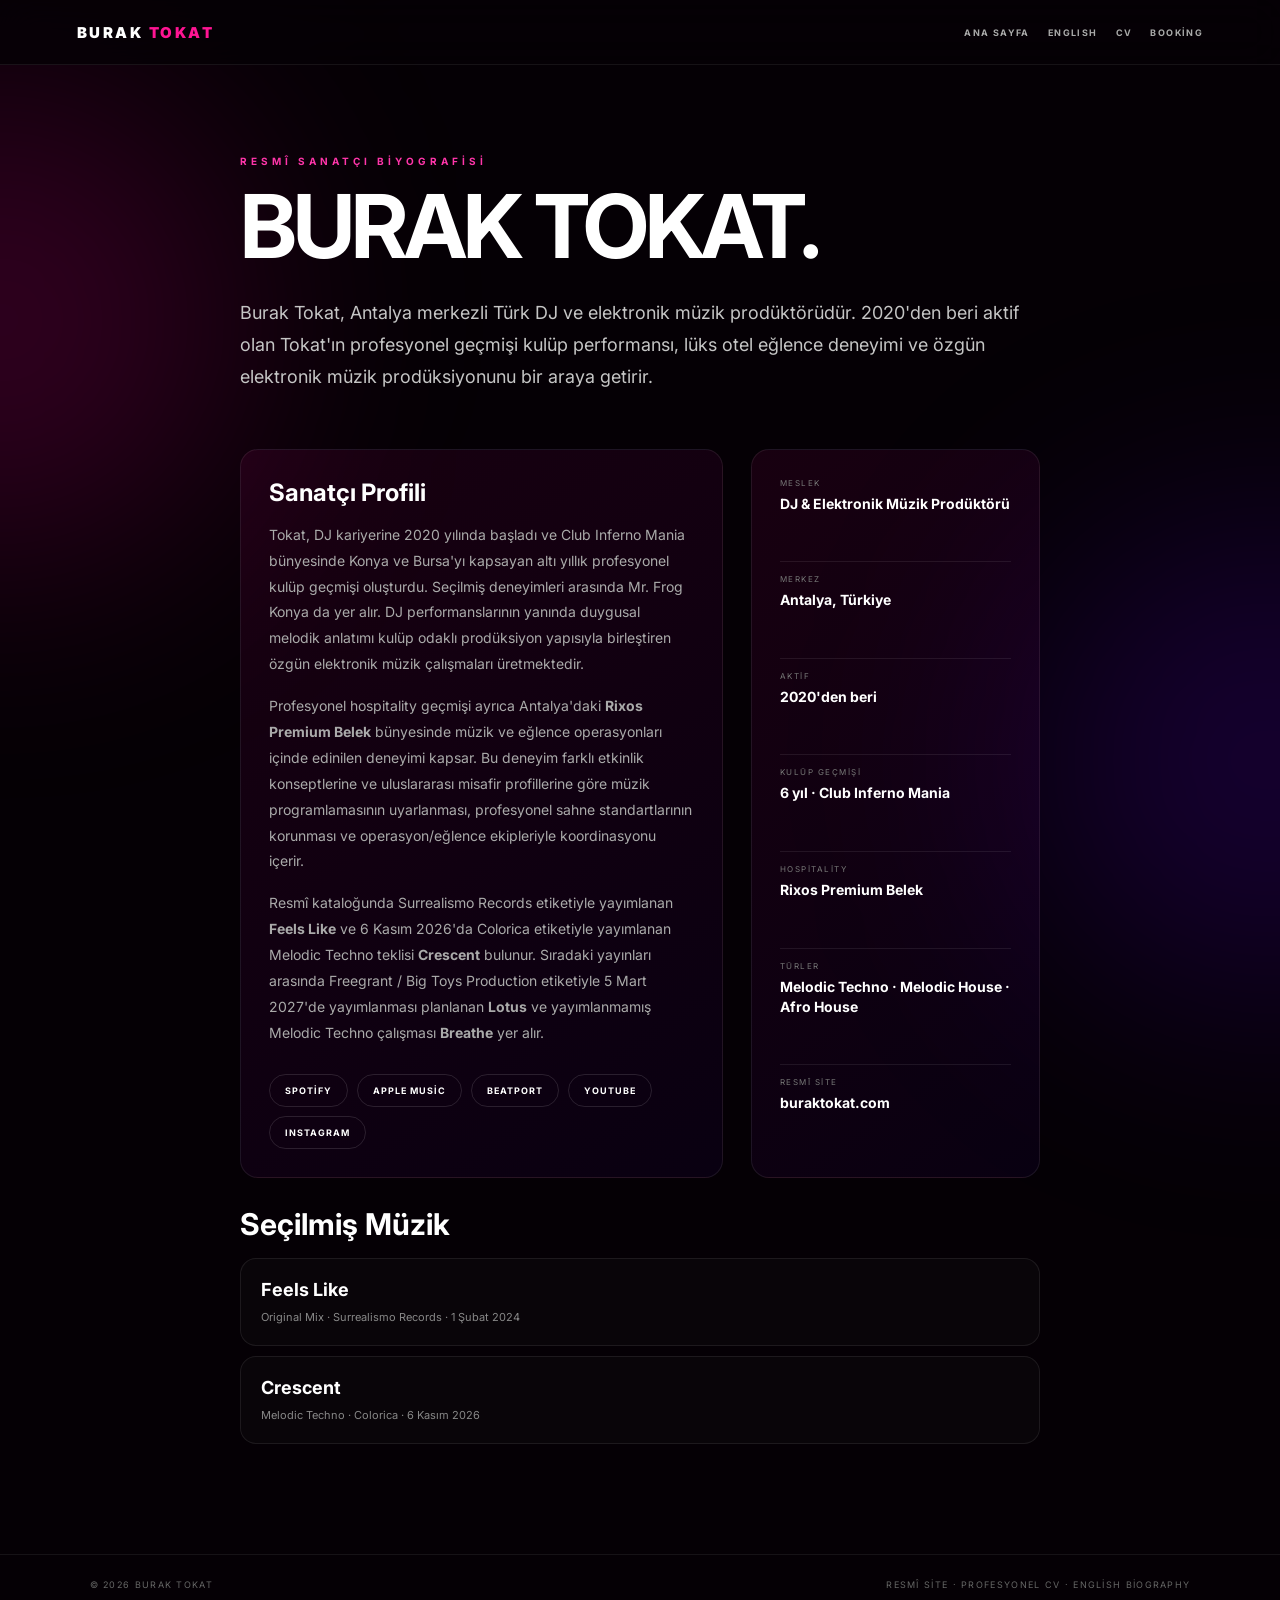
<file: hakkinda.html>
<!DOCTYPE html>
<html lang="tr">
<head>
  <meta charset="UTF-8">
  <meta name="viewport" content="width=device-width, initial-scale=1.0">

  <script>
    if (window.location.hostname === 'buraktokat.github.io') {
      window.location.replace(
        'https://buraktokat.com' +
        window.location.pathname +
        window.location.search +
        window.location.hash
      );
    }
  </script>

  <title>Burak Tokat Kimdir? — DJ ve Elektronik Müzik Prodüktörü</title>
  <meta name="description" content="Burak Tokat'ın resmî Türkçe biyografisi. Antalya merkezli Türk DJ ve elektronik müzik prodüktörü; profesyonel kulüp ve lüks otel eğlence deneyimiyle Melodic Techno ve Melodic House üretimleri.">
  <meta name="author" content="Burak Tokat">
  <meta name="robots" content="index, follow, max-image-preview:large">
  <link rel="canonical" href="https://buraktokat.com/hakkinda.html">
  <link rel="alternate" hreflang="tr" href="https://buraktokat.com/hakkinda.html">
  <link rel="alternate" hreflang="en" href="https://buraktokat.com/about.html">
  <link rel="alternate" hreflang="x-default" href="https://buraktokat.com/about.html">
  <link rel="icon" type="image/svg+xml" href="/favicon.svg?v=3">
  <meta name="theme-color" content="#050005">
  <meta property="og:title" content="Burak Tokat Kimdir? — DJ ve Elektronik Müzik Prodüktörü">
  <meta property="og:description" content="Burak Tokat'ın resmî Türkçe sanatçı biyografisi, profesyonel deneyimi ve seçilmiş kariyer bilgileri.">
  <meta property="og:type" content="profile">
  <meta property="og:url" content="https://buraktokat.com/hakkinda.html">
  <meta property="og:image" content="https://buraktokat.com/burak-tokat-hero.JPG">
  <meta property="og:image:alt" content="Burak Tokat — Türk DJ ve elektronik müzik prodüktörü">
  <meta property="og:site_name" content="Burak Tokat">
  <meta property="og:locale" content="tr_TR">
  <meta name="twitter:card" content="summary_large_image">
  <meta name="twitter:title" content="Burak Tokat — Türkçe Sanatçı Biyografisi">
  <meta name="twitter:description" content="Türk DJ ve elektronik müzik prodüktörü Burak Tokat hakkında resmî bilgiler.">
  <meta name="twitter:image" content="https://buraktokat.com/burak-tokat-hero.JPG">

  <script type="application/ld+json">
  {
    "@context": "https://schema.org",
    "@graph": [
      {
        "@type": "WebSite",
        "@id": "https://buraktokat.com/#website",
        "url": "https://buraktokat.com/",
        "name": "Burak Tokat",
        "alternateName": "Burak Tokat Official",
        "publisher": {"@id": "https://buraktokat.com/#person"}
      },
      {
        "@type": "AboutPage",
        "@id": "https://buraktokat.com/hakkinda.html#about-page",
        "url": "https://buraktokat.com/hakkinda.html",
        "name": "Burak Tokat Kimdir? — Resmî Türkçe Sanatçı Biyografisi",
        "description": "Türk DJ ve elektronik müzik prodüktörü Burak Tokat'ın resmî Türkçe biyografisi.",
        "inLanguage": "tr",
        "isPartOf": {"@id": "https://buraktokat.com/#website"},
        "mainEntity": {"@id": "https://buraktokat.com/#person"}
      },
      {
        "@type": "Person",
        "@id": "https://buraktokat.com/#person",
        "name": "Burak Tokat",
        "alternateName": "BURAK TOKAT",
        "url": "https://buraktokat.com/",
        "mainEntityOfPage": {"@id": "https://buraktokat.com/hakkinda.html#about-page"},
        "image": {
          "@type": "ImageObject",
          "url": "https://buraktokat.com/burak-tokat-hero.JPG",
          "contentUrl": "https://buraktokat.com/burak-tokat-hero.JPG",
          "caption": "Burak Tokat — Türk DJ ve elektronik müzik prodüktörü",
          "width": 828,
          "height": 1183
        },
        "jobTitle": "DJ ve Elektronik Müzik Prodüktörü",
        "disambiguatingDescription": "2020'den beri aktif, Antalya merkezli Türk DJ ve elektronik müzik prodüktörü.",
        "description": "Burak Tokat, 2020'den beri aktif olan Antalya merkezli Türk DJ ve elektronik müzik prodüktörüdür. Profesyonel geçmişi kulüp performanslarının yanında Rixos Premium Belek'in müzik ve eğlence operasyonları içindeki deneyimini de kapsar. Prodüksiyon odağı Melodic Techno ve Melodic House olup Afro House seçilmiş DJ setlerinde yer alır.",
        "nationality": {"@type": "Country", "name": "Türkiye"},
        "homeLocation": {"@type": "City", "name": "Antalya"},
        "knowsAbout": ["Melodic Techno", "Melodic House", "Afro House", "Elektronik Müzik"],
        "identifier": [
          {"@type": "PropertyValue", "propertyID": "MusicBrainz Artist ID", "value": "d6642fed-4b32-4e35-bbf1-1daaf0e04e70"},
          {"@type": "PropertyValue", "propertyID": "Spotify Artist ID", "value": "2lSECyE7vZiH9M3YwAgsy5"},
          {"@type": "PropertyValue", "propertyID": "Apple Music Artist ID", "value": "1721994034"}
        ],
        "sameAs": [
          "https://www.instagram.com/burak_tkt/",
          "https://open.spotify.com/artist/2lSECyE7vZiH9M3YwAgsy5",
          "https://music.apple.com/tr/artist/burak-tokat/1721994034",
          "https://www.youtube.com/@BurakTokatMusic",
          "https://soundcloud.com/burak-tokat-6125178",
          "https://www.beatport.com/artist/burak-tokat/1174596",
          "https://www.deezer.com/en/artist/247547852",
          "https://musicbrainz.org/artist/d6642fed-4b32-4e35-bbf1-1daaf0e04e70"
        ]
      }
    ]
  }
  </script>

  <style>
    @import url('https://fonts.googleapis.com/css2?family=Inter:wght@400;500;600;700;800;900&display=swap');
    *{box-sizing:border-box;margin:0;padding:0}body{min-height:100vh;background:#050005;color:#fff;font-family:Inter,Arial,sans-serif}body:before,body:after{content:"";position:fixed;width:480px;height:480px;border-radius:50%;filter:blur(125px);z-index:-1;pointer-events:none}body:before{left:-240px;top:80px;background:rgba(255,0,153,.18)}body:after{right:-230px;top:520px;background:rgba(100,0,255,.18)}nav{height:65px;display:flex;align-items:center;justify-content:space-between;padding:0 6%;border-bottom:1px solid rgba(255,255,255,.07);background:rgba(5,0,5,.8);position:sticky;top:0;backdrop-filter:blur(18px);z-index:10}.logo{font-weight:900;letter-spacing:2.5px;font-size:15px}.logo span{color:#ff1493}.nav{display:flex;gap:18px;flex-wrap:wrap}.nav a{color:#aaa;text-decoration:none;text-transform:uppercase;font-size:9px;font-weight:700;letter-spacing:1.4px}.nav a:hover{color:#ff32aa}main{max-width:980px;margin:auto;padding:90px 7% 110px}.eyebrow{color:#ff35aa;font-size:10px;font-weight:700;letter-spacing:4px;text-transform:uppercase;margin-bottom:18px}h1{font-size:clamp(50px,8vw,88px);letter-spacing:-4px;line-height:.95;margin-bottom:28px}.lead{font-size:18px;line-height:1.8;color:#c5c5c5;max-width:820px}.grid{display:grid;grid-template-columns:1.25fr .75fr;gap:28px;margin-top:55px}.card{border:1px solid rgba(255,255,255,.08);background:linear-gradient(145deg,rgba(255,0,153,.08),rgba(100,0,255,.05));border-radius:18px;padding:28px}.card h2{font-size:24px;margin-bottom:15px}.card p{color:#aaa;line-height:1.85;font-size:14px}.facts{display:grid;gap:12px}.fact{border-bottom:1px solid rgba(255,255,255,.08);padding-bottom:12px}.fact:last-child{border:0;padding-bottom:0}.fact span{display:block;color:#777;text-transform:uppercase;font-size:8px;letter-spacing:1.5px;margin-bottom:5px}.fact strong{font-size:14px}.links{display:flex;gap:9px;flex-wrap:wrap;margin-top:28px}.links a{display:inline-flex;padding:10px 15px;border:1px solid rgba(255,255,255,.12);border-radius:30px;color:#fff;text-decoration:none;font-size:9px;font-weight:700;letter-spacing:1px;text-transform:uppercase}.links a:hover{border-color:rgba(255,0,153,.5);color:#ff46b2}.music{margin-top:28px}.music h2{font-size:30px;margin-bottom:16px}.release{display:block;text-decoration:none;color:#fff;border:1px solid rgba(255,255,255,.08);border-radius:16px;padding:20px;margin-top:10px;background:rgba(255,255,255,.02)}.release strong{display:block;font-size:18px;margin-bottom:5px}.release span{font-size:11px;color:#888}footer{border-top:1px solid rgba(255,255,255,.07);padding:24px 7%;display:flex;justify-content:space-between;gap:12px;color:#666;font-size:9px;text-transform:uppercase;letter-spacing:1.3px}footer a{color:inherit;text-decoration:none}@media(max-width:760px){.grid{grid-template-columns:1fr}.nav{gap:10px}main{padding-top:65px}footer{flex-direction:column}}
  </style>
</head>
<body>
  <nav>
    <div class="logo">BURAK <span>TOKAT</span></div>
    <div class="nav">
      <a href="/">Ana Sayfa</a>
      <a href="/about.html" lang="en">English</a>
      <a href="/cv.html">CV</a>
      <a href="/#booking">Booking</a>
    </div>
  </nav>

  <main>
    <div class="eyebrow">Resmî Sanatçı Biyografisi</div>
    <h1>BURAK TOKAT.</h1>
    <p class="lead">Burak Tokat, Antalya merkezli Türk DJ ve elektronik müzik prodüktörüdür. 2020'den beri aktif olan Tokat'ın profesyonel geçmişi kulüp performansı, lüks otel eğlence deneyimi ve özgün elektronik müzik prodüksiyonunu bir araya getirir.</p>

    <div class="grid">
      <article class="card">
        <h2>Sanatçı Profili</h2>
        <p>Tokat, DJ kariyerine 2020 yılında başladı ve Club Inferno Mania bünyesinde Konya ve Bursa'yı kapsayan altı yıllık profesyonel kulüp geçmişi oluşturdu. Seçilmiş deneyimleri arasında Mr. Frog Konya da yer alır. DJ performanslarının yanında duygusal melodik anlatımı kulüp odaklı prodüksiyon yapısıyla birleştiren özgün elektronik müzik çalışmaları üretmektedir.</p>
        <p style="margin-top:16px">Profesyonel hospitality geçmişi ayrıca Antalya'daki <strong>Rixos Premium Belek</strong> bünyesinde müzik ve eğlence operasyonları içinde edinilen deneyimi kapsar. Bu deneyim farklı etkinlik konseptlerine ve uluslararası misafir profillerine göre müzik programlamasının uyarlanması, profesyonel sahne standartlarının korunması ve operasyon/eğlence ekipleriyle koordinasyonu içerir.</p>
        <p style="margin-top:16px">Resmî kataloğunda Surrealismo Records etiketiyle yayımlanan <strong>Feels Like</strong> ve 6 Kasım 2026'da Colorica etiketiyle yayımlanan Melodic Techno teklisi <strong>Crescent</strong> bulunur. Sıradaki yayınları arasında Freegrant / Big Toys Production etiketiyle 5 Mart 2027'de yayımlanması planlanan <strong>Lotus</strong> ve yayımlanmamış Melodic Techno çalışması <strong>Breathe</strong> yer alır.</p>
        <div class="links">
          <a href="https://open.spotify.com/artist/2lSECyE7vZiH9M3YwAgsy5" target="_blank" rel="me noopener">Spotify</a>
          <a href="https://music.apple.com/tr/artist/burak-tokat/1721994034" target="_blank" rel="me noopener">Apple Music</a>
          <a href="https://www.beatport.com/artist/burak-tokat/1174596" target="_blank" rel="me noopener">Beatport</a>
          <a href="https://www.youtube.com/@BurakTokatMusic" target="_blank" rel="me noopener">YouTube</a>
          <a href="https://www.instagram.com/burak_tkt/" target="_blank" rel="me noopener">Instagram</a>
        </div>
      </article>

      <aside class="card facts">
        <div class="fact"><span>Meslek</span><strong>DJ & Elektronik Müzik Prodüktörü</strong></div>
        <div class="fact"><span>Merkez</span><strong>Antalya, Türkiye</strong></div>
        <div class="fact"><span>Aktif</span><strong>2020'den beri</strong></div>
        <div class="fact"><span>Kulüp geçmişi</span><strong>6 yıl · Club Inferno Mania</strong></div>
        <div class="fact"><span>Hospitality</span><strong>Rixos Premium Belek</strong></div>
        <div class="fact"><span>Türler</span><strong>Melodic Techno · Melodic House · Afro House</strong></div>
        <div class="fact"><span>Resmî site</span><strong>buraktokat.com</strong></div>
      </aside>
    </div>

    <section class="music" aria-labelledby="selected-music">
      <h2 id="selected-music">Seçilmiş Müzik</h2>
      <a class="release" href="/music/feels-like.html"><strong>Feels Like</strong><span>Original Mix · Surrealismo Records · 1 Şubat 2024</span></a>
      <a class="release" href="/music/crescent.html"><strong>Crescent</strong><span>Melodic Techno · Colorica · 6 Kasım 2026</span></a>
    </section>
  </main>

  <footer>
    <span>© 2026 Burak Tokat</span>
    <span><a href="/">Resmî Site</a> · <a href="/cv.html">Profesyonel CV</a> · <a href="/about.html">English Biography</a></span>
  </footer>
</body>
</html>
</file>
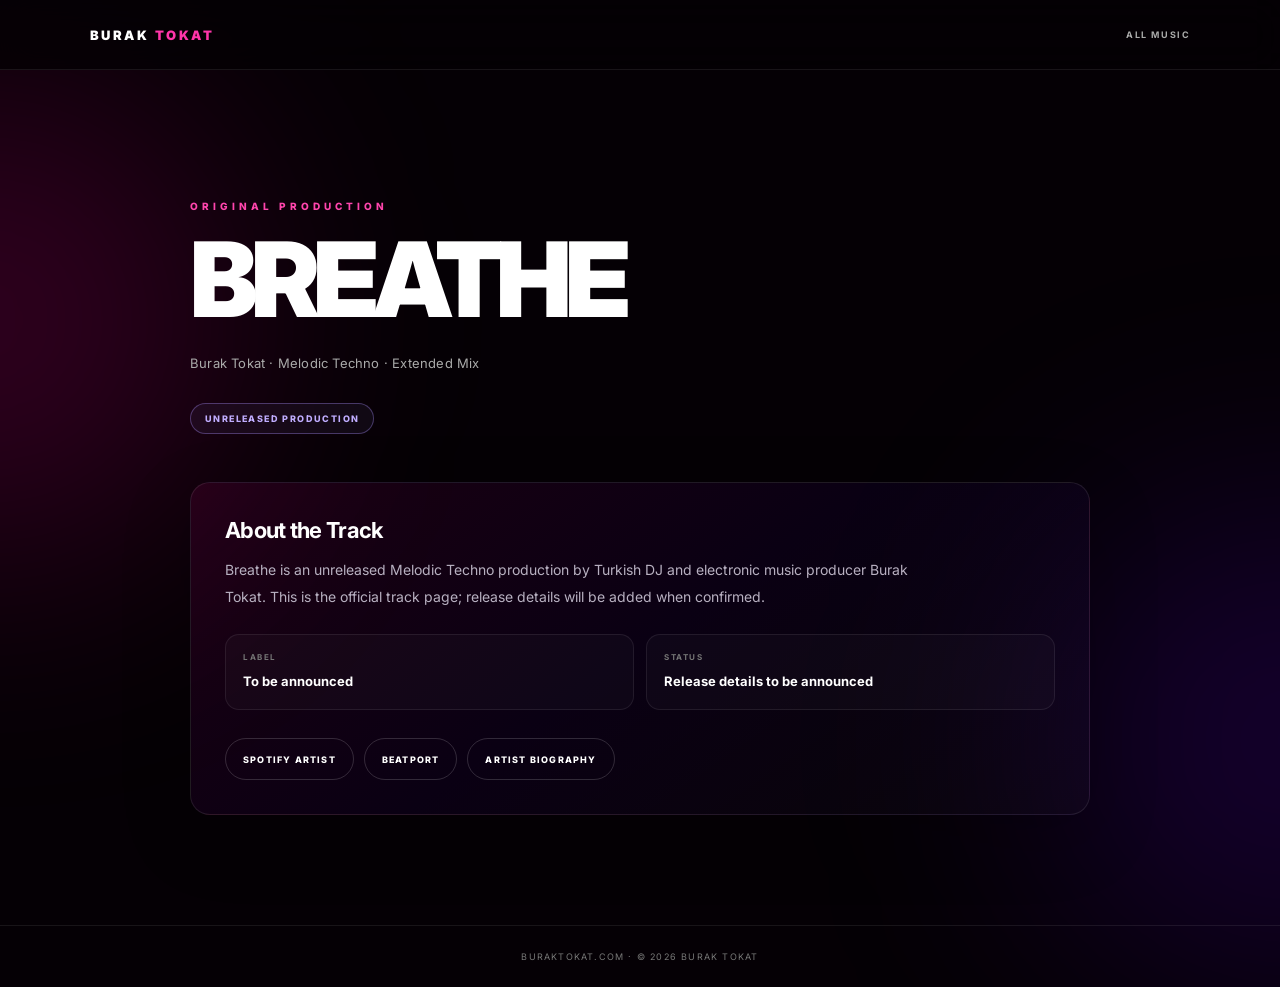
<file: music/breathe.html>
<!DOCTYPE html>
<html lang="en">
<head>
  <meta charset="UTF-8">
  <meta name="viewport" content="width=device-width, initial-scale=1">
  <title>Breathe — Burak Tokat | Melodic Techno</title>
  <meta name="description" content="Breathe is an unreleased Melodic Techno production by Turkish DJ and electronic music producer Burak Tokat.">
  <meta name="author" content="Burak Tokat">
  <meta name="robots" content="index, follow, max-image-preview:large">
  <link rel="canonical" href="https://buraktokat.com/music/breathe.html">
  <link rel="alternate" hreflang="en" href="https://buraktokat.com/music/breathe.html">
  <link rel="alternate" hreflang="x-default" href="https://buraktokat.com/music/breathe.html">
  <meta property="og:title" content="Breathe — Burak Tokat">
  <meta property="og:description" content="Unreleased Melodic Techno production by Burak Tokat.">
  <meta property="og:type" content="music.song">
  <meta property="og:url" content="https://buraktokat.com/music/breathe.html">
  <meta property="og:image" content="https://buraktokat.com/burak-tokat-hero.JPG">
  <meta property="og:site_name" content="Burak Tokat">
  <meta name="twitter:card" content="summary_large_image">
  <meta name="twitter:title" content="Breathe — Burak Tokat">
  <meta name="twitter:description" content="Unreleased Melodic Techno production by Burak Tokat.">
  <meta name="twitter:image" content="https://buraktokat.com/burak-tokat-hero.JPG">
  <script type="application/ld+json">
  {
    "@context": "https://schema.org",
    "@graph": [
      {
        "@type": "WebPage",
        "@id": "https://buraktokat.com/music/breathe.html#webpage",
        "url": "https://buraktokat.com/music/breathe.html",
        "name": "Breathe — Burak Tokat | Melodic Techno",
        "isPartOf": {"@id": "https://buraktokat.com/#website"},
        "mainEntity": {"@id": "https://buraktokat.com/music/breathe.html#recording"}
      },
      {
        "@type": "MusicRecording",
        "@id": "https://buraktokat.com/music/breathe.html#recording",
        "name": "Breathe",
        "url": "https://buraktokat.com/music/breathe.html",
        "genre": "Melodic Techno",
        "byArtist": {"@id": "https://buraktokat.com/#person"},
        "description": "Unreleased Melodic Techno production by Burak Tokat."
      },
      {
        "@type": "Person",
        "@id": "https://buraktokat.com/#person",
        "name": "Burak Tokat",
        "url": "https://buraktokat.com/",
        "sameAs": [
          "https://open.spotify.com/artist/2lSECyE7vZiH9M3YwAgsy5",
          "https://www.beatport.com/artist/burak-tokat/1174596",
          "https://www.youtube.com/@BurakTokatMusic",
          "https://musicbrainz.org/artist/d6642fed-4b32-4e35-bbf1-1daaf0e04e70"
        ]
      }
    ]
  }
  </script>
    <style>
@import url('https://fonts.googleapis.com/css2?family=Inter:wght@400;500;600;700;800;900&display=swap');
*{box-sizing:border-box;margin:0;padding:0}
:root{color-scheme:dark}
body{min-height:100vh;background:#050005;color:#fff;font-family:Inter,Arial,sans-serif;overflow-x:hidden}
body:before,body:after{content:"";position:fixed;width:480px;height:480px;border-radius:50%;filter:blur(130px);z-index:-1;pointer-events:none}
body:before{left:-250px;top:80px;background:rgba(255,0,153,.18)}
body:after{right:-250px;bottom:-80px;background:rgba(100,0,255,.17)}
nav{height:70px;display:flex;align-items:center;justify-content:space-between;padding:0 7%;border-bottom:1px solid rgba(255,255,255,.08);background:rgba(5,0,5,.78);backdrop-filter:blur(18px);-webkit-backdrop-filter:blur(18px)}
.logo{color:#fff;text-decoration:none;font-size:13px;font-weight:900;letter-spacing:2.5px}
.logo span{color:#ff35aa}
.nav-link{color:#aaa;text-decoration:none;font-size:9px;font-weight:700;letter-spacing:1.6px;text-transform:uppercase;transition:.2s}
.nav-link:hover{color:#ff55b4}
main{width:min(100% - 40px,900px);margin:0 auto;padding:clamp(76px,11vw,130px) 0 110px}
.eyebrow{color:#ff45ad;font-size:10px;font-weight:800;letter-spacing:4px;text-transform:uppercase;margin-bottom:20px}
h1{max-width:100%;font-size:clamp(48px,10vw,104px);line-height:.92;letter-spacing:-.065em;font-weight:900;overflow-wrap:anywhere;margin-bottom:24px}
.meta{color:#aaa;font-size:13px;line-height:1.8;letter-spacing:.2px}
.status{display:inline-flex;align-items:center;margin-top:28px;padding:9px 14px;border:1px solid rgba(255,255,255,.18);border-radius:30px;font-size:9px;font-weight:800;letter-spacing:1.4px}
.status.released{color:#8be0b8;border-color:rgba(100,220,160,.35);background:rgba(100,220,160,.06)}
.status.upcoming{color:#ffd08a;border-color:rgba(255,190,90,.35);background:rgba(255,190,90,.06)}
.status.unreleased{color:#c0adff;border-color:rgba(170,145,255,.35);background:rgba(170,145,255,.06)}
.card{margin-top:48px;padding:clamp(22px,5vw,34px);border:1px solid rgba(255,255,255,.09);border-radius:20px;background:linear-gradient(145deg,rgba(255,0,153,.09),rgba(100,0,255,.06),rgba(255,255,255,.02));box-shadow:0 22px 70px rgba(0,0,0,.2)}
.card h2{font-size:22px;letter-spacing:-.7px;margin-bottom:14px}
.card p{max-width:720px;color:#b8b0c1;font-size:14px;line-height:1.9}
.details{display:grid;grid-template-columns:1fr 1fr;gap:12px;margin-top:24px}
.detail{padding:17px;border:1px solid rgba(255,255,255,.08);border-radius:14px;background:rgba(255,255,255,.025);min-width:0}
.detail span{display:block;color:#777;font-size:8px;font-weight:700;letter-spacing:1.5px;text-transform:uppercase;margin-bottom:8px}
.detail strong{font-size:13px;line-height:1.6;overflow-wrap:anywhere}
.actions{display:flex;gap:10px;flex-wrap:wrap;margin-top:28px}
.btn{display:inline-flex;align-items:center;justify-content:center;min-height:42px;padding:0 17px;border:1px solid rgba(255,255,255,.16);border-radius:30px;color:#fff;text-decoration:none;font-size:9px;font-weight:800;letter-spacing:1.2px;text-transform:uppercase;transition:.2s}
.btn.primary{background:linear-gradient(90deg,#ff008c,#8c00ff);border-color:transparent}
.btn:hover{transform:translateY(-2px);border-color:rgba(255,60,175,.6)}
footer{border-top:1px solid rgba(255,255,255,.08);padding:25px 7%;color:#777;text-align:center;font-size:9px;letter-spacing:1.2px;text-transform:uppercase}
footer a{color:inherit;text-decoration:none}
@media(max-width:600px){nav{height:62px;padding:0 20px}main{width:calc(100% - 36px);padding-top:78px}.details{grid-template-columns:1fr}h1{letter-spacing:-.055em}.card{margin-top:36px}footer{padding:22px 18px}}
  </style>
</head>
<body>
  <nav><a class="logo" href="/">BURAK <span>TOKAT</span></a><a class="nav-link" href="/#music">All Music</a></nav>
  <main>
    <div class="eyebrow">Original Production</div>
    <h1>BREATHE</h1>
    <p class="meta">Burak Tokat · Melodic Techno · Extended Mix</p>
    <div class="status unreleased">UNRELEASED PRODUCTION</div>
    <section class="card">
      <h2>About the Track</h2>
      <p>Breathe is an unreleased Melodic Techno production by Turkish DJ and electronic music producer Burak Tokat. This is the official track page; release details will be added when confirmed.</p>
      <div class="details">
        <div class="detail"><span>Label</span><strong>To be announced</strong></div>
        <div class="detail"><span>Status</span><strong>Release details to be announced</strong></div>
      </div>
      <div class="actions">
        
        <a class="btn" href="https://open.spotify.com/artist/2lSECyE7vZiH9M3YwAgsy5" target="_blank" rel="noopener">Spotify Artist</a>
        <a class="btn" href="https://www.beatport.com/artist/burak-tokat/1174596" target="_blank" rel="noopener">Beatport</a>
        <a class="btn" href="/about.html">Artist Biography</a>
      </div>
    </section>
  </main>
  <footer><a href="/">buraktokat.com</a> · © 2026 Burak Tokat</footer>
</body>
</html>
</file>
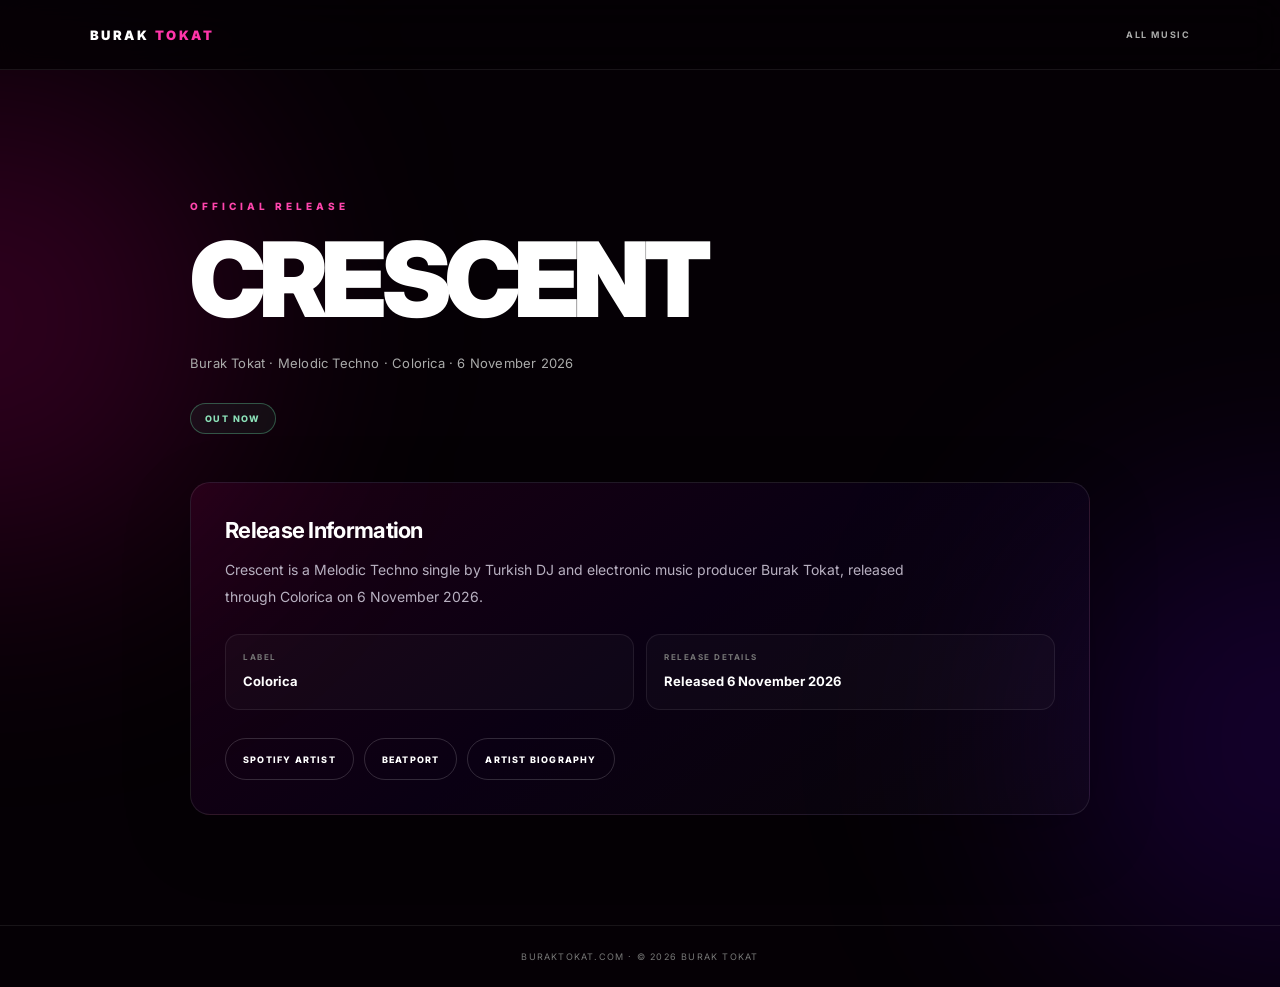
<file: music/crescent.html>
<!DOCTYPE html>
<html lang="en">
<head>
  <meta charset="UTF-8">
  <meta name="viewport" content="width=device-width, initial-scale=1.0">

  <script>
    if (window.location.hostname === 'buraktokat.github.io') {
      window.location.replace(
        'https://buraktokat.com' +
        window.location.pathname +
        window.location.search +
        window.location.hash
      );
    }
  </script>

  <title>Crescent — Burak Tokat | Official Release</title>
  <meta name="description" content="Official release page for Crescent by Burak Tokat, a Melodic Techno single released through Colorica on 6 November 2026.">
  <meta name="robots" content="index, follow, max-image-preview:large">
  <link rel="canonical" href="https://buraktokat.com/music/crescent.html">
  <link rel="icon" type="image/svg+xml" href="/favicon.svg?v=3">
  <meta name="theme-color" content="#050005">
  <meta property="og:title" content="Crescent — Burak Tokat">
  <meta property="og:description" content="Melodic Techno single by Burak Tokat, released through Colorica on 6 November 2026.">
  <meta property="og:type" content="music.song">
  <meta property="og:url" content="https://buraktokat.com/music/crescent.html">
  <meta property="og:image" content="https://buraktokat.com/burak-tokat-hero.JPG">
  <meta property="og:site_name" content="Burak Tokat">
  <meta name="twitter:card" content="summary_large_image">
  <meta name="twitter:title" content="Crescent — Burak Tokat">
  <meta name="twitter:description" content="Melodic Techno · Colorica · Release 6 November 2026">
  <meta name="twitter:image" content="https://buraktokat.com/burak-tokat-hero.JPG">

  <script type="application/ld+json">
  {
    "@context": "https://schema.org",
    "@graph": [
      {
        "@type": "WebPage",
        "@id": "https://buraktokat.com/music/crescent.html#webpage",
        "url": "https://buraktokat.com/music/crescent.html",
        "name": "Crescent — Burak Tokat | Melodic Techno Single",
        "isPartOf": {"@id": "https://buraktokat.com/#website"},
        "mainEntity": {"@id": "https://buraktokat.com/music/crescent.html#recording"}
      },
      {
        "@type": "MusicRecording",
        "@id": "https://buraktokat.com/music/crescent.html#recording",
        "name": "Crescent",
        "url": "https://buraktokat.com/music/crescent.html",
        "datePublished": "2026-11-06",
        "genre": "Melodic Techno",
        "byArtist": {"@id": "https://buraktokat.com/#person"},
        "recordLabel": {
          "@type": "Organization",
          "name": "Colorica",
          "sameAs": "https://www.beatport.com/label/colorica/94659"
        },
        "description": "Melodic Techno single by Burak Tokat, released through Colorica on 6 November 2026."
      },
      {
        "@type": "Person",
        "@id": "https://buraktokat.com/#person",
        "name": "Burak Tokat",
        "url": "https://buraktokat.com/",
        "sameAs": [
          "https://open.spotify.com/artist/2lSECyE7vZiH9M3YwAgsy5",
          "https://music.apple.com/tr/artist/burak-tokat/1721994034",
          "https://www.beatport.com/artist/burak-tokat/1174596",
          "https://musicbrainz.org/artist/d6642fed-4b32-4e35-bbf1-1daaf0e04e70"
        ]
      }
    ]
  }
  </script>

    <style>
@import url('https://fonts.googleapis.com/css2?family=Inter:wght@400;500;600;700;800;900&display=swap');
*{box-sizing:border-box;margin:0;padding:0}
:root{color-scheme:dark}
body{min-height:100vh;background:#050005;color:#fff;font-family:Inter,Arial,sans-serif;overflow-x:hidden}
body:before,body:after{content:"";position:fixed;width:480px;height:480px;border-radius:50%;filter:blur(130px);z-index:-1;pointer-events:none}
body:before{left:-250px;top:80px;background:rgba(255,0,153,.18)}
body:after{right:-250px;bottom:-80px;background:rgba(100,0,255,.17)}
nav{height:70px;display:flex;align-items:center;justify-content:space-between;padding:0 7%;border-bottom:1px solid rgba(255,255,255,.08);background:rgba(5,0,5,.78);backdrop-filter:blur(18px);-webkit-backdrop-filter:blur(18px)}
.logo{color:#fff;text-decoration:none;font-size:13px;font-weight:900;letter-spacing:2.5px}
.logo span{color:#ff35aa}
.nav-link{color:#aaa;text-decoration:none;font-size:9px;font-weight:700;letter-spacing:1.6px;text-transform:uppercase;transition:.2s}
.nav-link:hover{color:#ff55b4}
main{width:min(100% - 40px,900px);margin:0 auto;padding:clamp(76px,11vw,130px) 0 110px}
.eyebrow{color:#ff45ad;font-size:10px;font-weight:800;letter-spacing:4px;text-transform:uppercase;margin-bottom:20px}
h1{max-width:100%;font-size:clamp(48px,10vw,104px);line-height:.92;letter-spacing:-.065em;font-weight:900;overflow-wrap:anywhere;margin-bottom:24px}
.meta{color:#aaa;font-size:13px;line-height:1.8;letter-spacing:.2px}
.status{display:inline-flex;align-items:center;margin-top:28px;padding:9px 14px;border:1px solid rgba(255,255,255,.18);border-radius:30px;font-size:9px;font-weight:800;letter-spacing:1.4px}
.status.released{color:#8be0b8;border-color:rgba(100,220,160,.35);background:rgba(100,220,160,.06)}
.status.upcoming{color:#ffd08a;border-color:rgba(255,190,90,.35);background:rgba(255,190,90,.06)}
.status.unreleased{color:#c0adff;border-color:rgba(170,145,255,.35);background:rgba(170,145,255,.06)}
.card{margin-top:48px;padding:clamp(22px,5vw,34px);border:1px solid rgba(255,255,255,.09);border-radius:20px;background:linear-gradient(145deg,rgba(255,0,153,.09),rgba(100,0,255,.06),rgba(255,255,255,.02));box-shadow:0 22px 70px rgba(0,0,0,.2)}
.card h2{font-size:22px;letter-spacing:-.7px;margin-bottom:14px}
.card p{max-width:720px;color:#b8b0c1;font-size:14px;line-height:1.9}
.details{display:grid;grid-template-columns:1fr 1fr;gap:12px;margin-top:24px}
.detail{padding:17px;border:1px solid rgba(255,255,255,.08);border-radius:14px;background:rgba(255,255,255,.025);min-width:0}
.detail span{display:block;color:#777;font-size:8px;font-weight:700;letter-spacing:1.5px;text-transform:uppercase;margin-bottom:8px}
.detail strong{font-size:13px;line-height:1.6;overflow-wrap:anywhere}
.actions{display:flex;gap:10px;flex-wrap:wrap;margin-top:28px}
.btn{display:inline-flex;align-items:center;justify-content:center;min-height:42px;padding:0 17px;border:1px solid rgba(255,255,255,.16);border-radius:30px;color:#fff;text-decoration:none;font-size:9px;font-weight:800;letter-spacing:1.2px;text-transform:uppercase;transition:.2s}
.btn.primary{background:linear-gradient(90deg,#ff008c,#8c00ff);border-color:transparent}
.btn:hover{transform:translateY(-2px);border-color:rgba(255,60,175,.6)}
footer{border-top:1px solid rgba(255,255,255,.08);padding:25px 7%;color:#777;text-align:center;font-size:9px;letter-spacing:1.2px;text-transform:uppercase}
footer a{color:inherit;text-decoration:none}
@media(max-width:600px){nav{height:62px;padding:0 20px}main{width:calc(100% - 36px);padding-top:78px}.details{grid-template-columns:1fr}h1{letter-spacing:-.055em}.card{margin-top:36px}footer{padding:22px 18px}}
  </style>
</head>
<body>
  <nav><a class="logo" href="/">BURAK <span>TOKAT</span></a><a class="nav-link" href="/#music">All Music</a></nav>
  <main>
    <div class="eyebrow">Official Release</div>
    <h1>CRESCENT</h1>
    <p class="meta">Burak Tokat · Melodic Techno · Colorica · 6 November 2026</p>
    <div class="status released">OUT NOW</div>
    <section class="card">
      <h2>Release Information</h2>
      <p>Crescent is a Melodic Techno single by Turkish DJ and electronic music producer Burak Tokat, released through Colorica on 6 November 2026.</p>
      <div class="details">
        <div class="detail"><span>Label</span><strong>Colorica</strong></div>
        <div class="detail"><span>Release details</span><strong>Released 6 November 2026</strong></div>
      </div>
      <div class="actions">
        
        <a class="btn" href="https://open.spotify.com/artist/2lSECyE7vZiH9M3YwAgsy5" target="_blank" rel="noopener">Spotify Artist</a>
        <a class="btn" href="https://www.beatport.com/artist/burak-tokat/1174596" target="_blank" rel="noopener">Beatport</a>
        <a class="btn" href="/about.html">Artist Biography</a>
      </div>
    </section>
  </main>
  <footer><a href="/">buraktokat.com</a> · © 2026 Burak Tokat</footer>
</body>
</html>
</file>
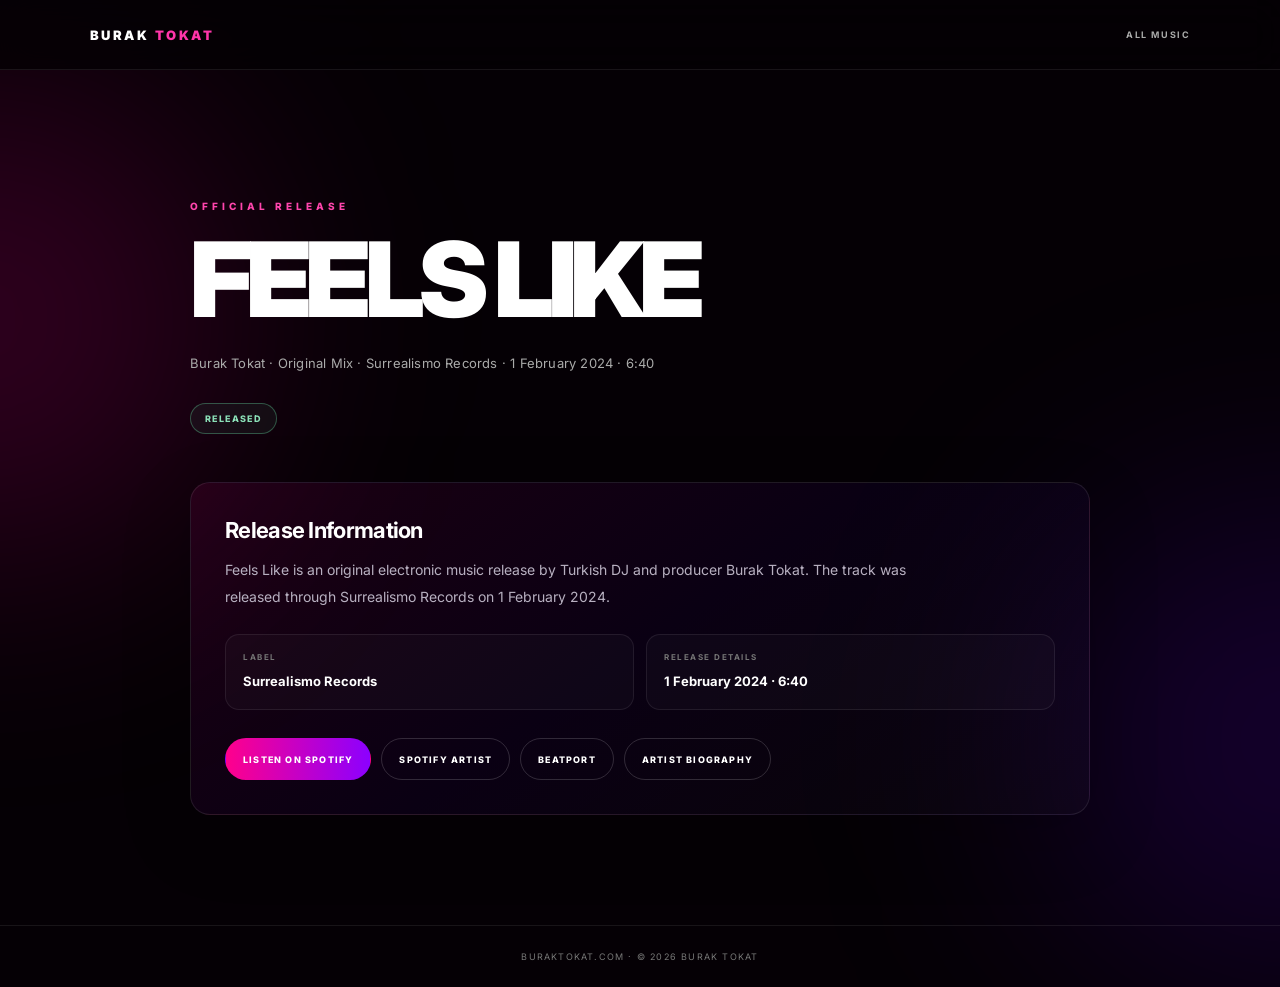
<file: music/feels-like.html>
<!DOCTYPE html>
<html lang="en">
<head>
  <meta charset="UTF-8">
  <meta name="viewport" content="width=device-width, initial-scale=1.0">

  <script>
    if (window.location.hostname === 'buraktokat.github.io') {
      window.location.replace(
        'https://buraktokat.com' +
        window.location.pathname +
        window.location.search +
        window.location.hash
      );
    }
  </script>

  <title>Feels Like — Burak Tokat | Official Release</title>
  <meta name="description" content="Official release page for Feels Like (Original Mix) by Burak Tokat, released via Surrealismo Records on 1 February 2024.">
  <meta name="robots" content="index, follow, max-image-preview:large">
  <link rel="canonical" href="https://buraktokat.com/music/feels-like.html">
  <link rel="icon" type="image/svg+xml" href="/favicon.svg?v=3">
  <meta name="theme-color" content="#050005">
  <meta property="og:title" content="Feels Like — Burak Tokat">
  <meta property="og:description" content="Official release page for Feels Like (Original Mix) by Burak Tokat.">
  <meta property="og:type" content="music.song">
  <meta property="og:url" content="https://buraktokat.com/music/feels-like.html">
  <meta property="og:image" content="https://buraktokat.com/burak-tokat-hero.JPG">
  <meta property="og:site_name" content="Burak Tokat">
  <meta name="twitter:card" content="summary_large_image">
  <meta name="twitter:title" content="Feels Like — Burak Tokat">
  <meta name="twitter:description" content="Original Mix · Surrealismo Records · 1 February 2024">
  <meta name="twitter:image" content="https://buraktokat.com/burak-tokat-hero.JPG">

  <script type="application/ld+json">
  {
    "@context": "https://schema.org",
    "@graph": [
      {
        "@type": "WebPage",
        "@id": "https://buraktokat.com/music/feels-like.html#webpage",
        "url": "https://buraktokat.com/music/feels-like.html",
        "name": "Feels Like — Burak Tokat | Official Release",
        "isPartOf": {"@id": "https://buraktokat.com/#website"},
        "mainEntity": {"@id": "https://buraktokat.com/music/feels-like.html#recording"}
      },
      {
        "@type": "MusicRecording",
        "@id": "https://buraktokat.com/music/feels-like.html#recording",
        "name": "Feels Like",
        "url": "https://buraktokat.com/music/feels-like.html",
        "datePublished": "2024-02-01",
        "duration": "PT6M40S",
        "isrcCode": "US83Z2354451",
        "genre": "Melodic House & Techno",
        "byArtist": {"@id": "https://buraktokat.com/#person"},
        "recordLabel": {"@type": "Organization", "name": "Surrealismo Records"},
        "sameAs": [
          "https://open.spotify.com/track/1SCEhdeMEhMFP7jgETEWyG",
          "https://www.traxsource.com/track/11777330/feels-like-original-mix"
        ]
      },
      {
        "@type": "Person",
        "@id": "https://buraktokat.com/#person",
        "name": "Burak Tokat",
        "url": "https://buraktokat.com/",
        "sameAs": [
          "https://open.spotify.com/artist/2lSECyE7vZiH9M3YwAgsy5",
          "https://music.apple.com/tr/artist/burak-tokat/1721994034",
          "https://www.beatport.com/artist/burak-tokat/1174596",
          "https://musicbrainz.org/artist/d6642fed-4b32-4e35-bbf1-1daaf0e04e70"
        ]
      }
    ]
  }
  </script>

    <style>
@import url('https://fonts.googleapis.com/css2?family=Inter:wght@400;500;600;700;800;900&display=swap');
*{box-sizing:border-box;margin:0;padding:0}
:root{color-scheme:dark}
body{min-height:100vh;background:#050005;color:#fff;font-family:Inter,Arial,sans-serif;overflow-x:hidden}
body:before,body:after{content:"";position:fixed;width:480px;height:480px;border-radius:50%;filter:blur(130px);z-index:-1;pointer-events:none}
body:before{left:-250px;top:80px;background:rgba(255,0,153,.18)}
body:after{right:-250px;bottom:-80px;background:rgba(100,0,255,.17)}
nav{height:70px;display:flex;align-items:center;justify-content:space-between;padding:0 7%;border-bottom:1px solid rgba(255,255,255,.08);background:rgba(5,0,5,.78);backdrop-filter:blur(18px);-webkit-backdrop-filter:blur(18px)}
.logo{color:#fff;text-decoration:none;font-size:13px;font-weight:900;letter-spacing:2.5px}
.logo span{color:#ff35aa}
.nav-link{color:#aaa;text-decoration:none;font-size:9px;font-weight:700;letter-spacing:1.6px;text-transform:uppercase;transition:.2s}
.nav-link:hover{color:#ff55b4}
main{width:min(100% - 40px,900px);margin:0 auto;padding:clamp(76px,11vw,130px) 0 110px}
.eyebrow{color:#ff45ad;font-size:10px;font-weight:800;letter-spacing:4px;text-transform:uppercase;margin-bottom:20px}
h1{max-width:100%;font-size:clamp(48px,10vw,104px);line-height:.92;letter-spacing:-.065em;font-weight:900;overflow-wrap:anywhere;margin-bottom:24px}
.meta{color:#aaa;font-size:13px;line-height:1.8;letter-spacing:.2px}
.status{display:inline-flex;align-items:center;margin-top:28px;padding:9px 14px;border:1px solid rgba(255,255,255,.18);border-radius:30px;font-size:9px;font-weight:800;letter-spacing:1.4px}
.status.released{color:#8be0b8;border-color:rgba(100,220,160,.35);background:rgba(100,220,160,.06)}
.status.upcoming{color:#ffd08a;border-color:rgba(255,190,90,.35);background:rgba(255,190,90,.06)}
.status.unreleased{color:#c0adff;border-color:rgba(170,145,255,.35);background:rgba(170,145,255,.06)}
.card{margin-top:48px;padding:clamp(22px,5vw,34px);border:1px solid rgba(255,255,255,.09);border-radius:20px;background:linear-gradient(145deg,rgba(255,0,153,.09),rgba(100,0,255,.06),rgba(255,255,255,.02));box-shadow:0 22px 70px rgba(0,0,0,.2)}
.card h2{font-size:22px;letter-spacing:-.7px;margin-bottom:14px}
.card p{max-width:720px;color:#b8b0c1;font-size:14px;line-height:1.9}
.details{display:grid;grid-template-columns:1fr 1fr;gap:12px;margin-top:24px}
.detail{padding:17px;border:1px solid rgba(255,255,255,.08);border-radius:14px;background:rgba(255,255,255,.025);min-width:0}
.detail span{display:block;color:#777;font-size:8px;font-weight:700;letter-spacing:1.5px;text-transform:uppercase;margin-bottom:8px}
.detail strong{font-size:13px;line-height:1.6;overflow-wrap:anywhere}
.actions{display:flex;gap:10px;flex-wrap:wrap;margin-top:28px}
.btn{display:inline-flex;align-items:center;justify-content:center;min-height:42px;padding:0 17px;border:1px solid rgba(255,255,255,.16);border-radius:30px;color:#fff;text-decoration:none;font-size:9px;font-weight:800;letter-spacing:1.2px;text-transform:uppercase;transition:.2s}
.btn.primary{background:linear-gradient(90deg,#ff008c,#8c00ff);border-color:transparent}
.btn:hover{transform:translateY(-2px);border-color:rgba(255,60,175,.6)}
footer{border-top:1px solid rgba(255,255,255,.08);padding:25px 7%;color:#777;text-align:center;font-size:9px;letter-spacing:1.2px;text-transform:uppercase}
footer a{color:inherit;text-decoration:none}
@media(max-width:600px){nav{height:62px;padding:0 20px}main{width:calc(100% - 36px);padding-top:78px}.details{grid-template-columns:1fr}h1{letter-spacing:-.055em}.card{margin-top:36px}footer{padding:22px 18px}}
  </style>
</head>
<body>
  <nav><a class="logo" href="/">BURAK <span>TOKAT</span></a><a class="nav-link" href="/#music">All Music</a></nav>
  <main>
    <div class="eyebrow">Official Release</div>
    <h1>FEELS LIKE</h1>
    <p class="meta">Burak Tokat · Original Mix · Surrealismo Records · 1 February 2024 · 6:40</p>
    <div class="status released">RELEASED</div>
    <section class="card">
      <h2>Release Information</h2>
      <p>Feels Like is an original electronic music release by Turkish DJ and producer Burak Tokat. The track was released through Surrealismo Records on 1 February 2024.</p>
      <div class="details">
        <div class="detail"><span>Label</span><strong>Surrealismo Records</strong></div>
        <div class="detail"><span>Release details</span><strong>1 February 2024 · 6:40</strong></div>
      </div>
      <div class="actions">
        <a class="btn primary" href="https://open.spotify.com/track/1SCEhdeMEhMFP7jgETEWyG" target="_blank" rel="noopener">Listen on Spotify</a>
        <a class="btn" href="https://open.spotify.com/artist/2lSECyE7vZiH9M3YwAgsy5" target="_blank" rel="noopener">Spotify Artist</a>
        <a class="btn" href="https://www.beatport.com/artist/burak-tokat/1174596" target="_blank" rel="noopener">Beatport</a>
        <a class="btn" href="/about.html">Artist Biography</a>
      </div>
    </section>
  </main>
  <footer><a href="/">buraktokat.com</a> · © 2026 Burak Tokat</footer>
</body>
</html>
</file>
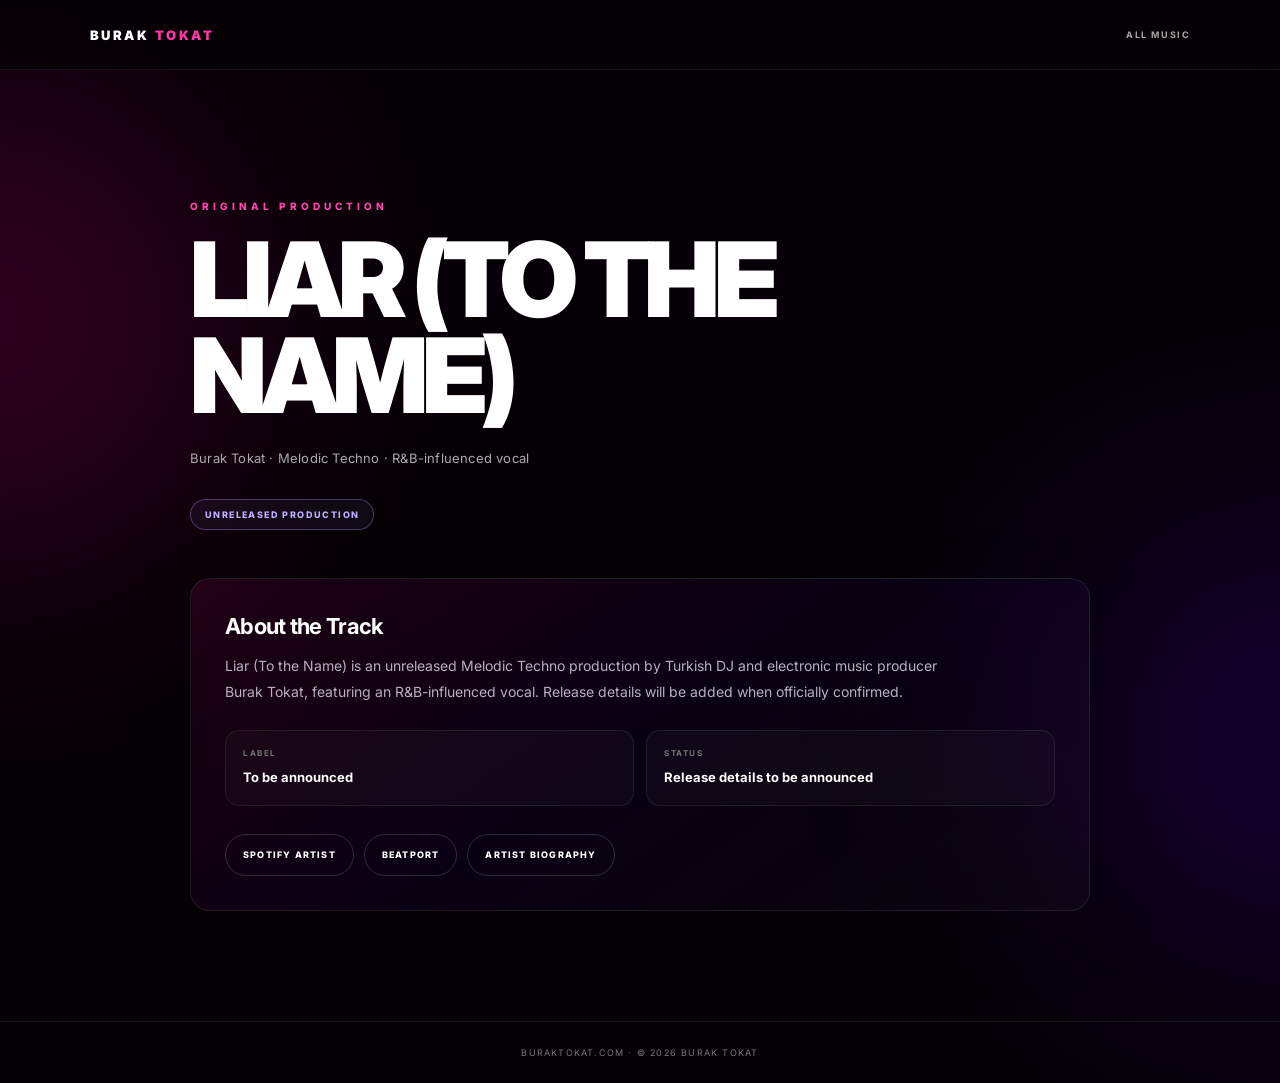
<file: music/liar-to-the-name.html>
<!DOCTYPE html>
<html lang="en">
<head>
  <meta charset="UTF-8">
  <meta name="viewport" content="width=device-width, initial-scale=1">
  <title>Liar (To the Name) — Burak Tokat | Melodic Techno</title>
  <meta name="description" content="Liar (To the Name) is an unreleased Melodic Techno production by Burak Tokat, featuring an R&B-influenced vocal.">
  <meta name="author" content="Burak Tokat">
  <meta name="robots" content="index, follow, max-image-preview:large">
  <link rel="canonical" href="https://buraktokat.com/music/liar-to-the-name.html">
  <link rel="alternate" hreflang="en" href="https://buraktokat.com/music/liar-to-the-name.html">
  <link rel="alternate" hreflang="x-default" href="https://buraktokat.com/music/liar-to-the-name.html">
  <meta property="og:title" content="Liar (To the Name) — Burak Tokat">
  <meta property="og:description" content="Unreleased Melodic Techno production featuring an R&B-influenced vocal.">
  <meta property="og:type" content="music.song">
  <meta property="og:url" content="https://buraktokat.com/music/liar-to-the-name.html">
  <meta property="og:image" content="https://buraktokat.com/burak-tokat-hero.JPG">
  <meta property="og:site_name" content="Burak Tokat">
  <meta name="twitter:card" content="summary_large_image">
  <meta name="twitter:title" content="Liar (To the Name) — Burak Tokat">
  <meta name="twitter:description" content="Unreleased Melodic Techno production by Burak Tokat.">
  <meta name="twitter:image" content="https://buraktokat.com/burak-tokat-hero.JPG">
  <script type="application/ld+json">
  {
    "@context": "https://schema.org",
    "@graph": [
      {
        "@type": "WebPage",
        "@id": "https://buraktokat.com/music/liar-to-the-name.html#webpage",
        "url": "https://buraktokat.com/music/liar-to-the-name.html",
        "name": "Liar (To the Name) — Burak Tokat | Melodic Techno",
        "isPartOf": {"@id": "https://buraktokat.com/#website"},
        "mainEntity": {"@id": "https://buraktokat.com/music/liar-to-the-name.html#recording"}
      },
      {
        "@type": "MusicRecording",
        "@id": "https://buraktokat.com/music/liar-to-the-name.html#recording",
        "name": "Liar (To the Name)",
        "url": "https://buraktokat.com/music/liar-to-the-name.html",
        "genre": ["Melodic Techno", "R&B"],
        "byArtist": {"@id": "https://buraktokat.com/#person"},
        "description": "Unreleased Melodic Techno production by Burak Tokat featuring an R&B-influenced vocal."
      },
      {
        "@type": "Person",
        "@id": "https://buraktokat.com/#person",
        "name": "Burak Tokat",
        "url": "https://buraktokat.com/",
        "sameAs": [
          "https://open.spotify.com/artist/2lSECyE7vZiH9M3YwAgsy5",
          "https://www.beatport.com/artist/burak-tokat/1174596",
          "https://www.youtube.com/@BurakTokatMusic",
          "https://musicbrainz.org/artist/d6642fed-4b32-4e35-bbf1-1daaf0e04e70"
        ]
      }
    ]
  }
  </script>
    <style>
@import url('https://fonts.googleapis.com/css2?family=Inter:wght@400;500;600;700;800;900&display=swap');
*{box-sizing:border-box;margin:0;padding:0}
:root{color-scheme:dark}
body{min-height:100vh;background:#050005;color:#fff;font-family:Inter,Arial,sans-serif;overflow-x:hidden}
body:before,body:after{content:"";position:fixed;width:480px;height:480px;border-radius:50%;filter:blur(130px);z-index:-1;pointer-events:none}
body:before{left:-250px;top:80px;background:rgba(255,0,153,.18)}
body:after{right:-250px;bottom:-80px;background:rgba(100,0,255,.17)}
nav{height:70px;display:flex;align-items:center;justify-content:space-between;padding:0 7%;border-bottom:1px solid rgba(255,255,255,.08);background:rgba(5,0,5,.78);backdrop-filter:blur(18px);-webkit-backdrop-filter:blur(18px)}
.logo{color:#fff;text-decoration:none;font-size:13px;font-weight:900;letter-spacing:2.5px}
.logo span{color:#ff35aa}
.nav-link{color:#aaa;text-decoration:none;font-size:9px;font-weight:700;letter-spacing:1.6px;text-transform:uppercase;transition:.2s}
.nav-link:hover{color:#ff55b4}
main{width:min(100% - 40px,900px);margin:0 auto;padding:clamp(76px,11vw,130px) 0 110px}
.eyebrow{color:#ff45ad;font-size:10px;font-weight:800;letter-spacing:4px;text-transform:uppercase;margin-bottom:20px}
h1{max-width:100%;font-size:clamp(48px,10vw,104px);line-height:.92;letter-spacing:-.065em;font-weight:900;overflow-wrap:anywhere;margin-bottom:24px}
.meta{color:#aaa;font-size:13px;line-height:1.8;letter-spacing:.2px}
.status{display:inline-flex;align-items:center;margin-top:28px;padding:9px 14px;border:1px solid rgba(255,255,255,.18);border-radius:30px;font-size:9px;font-weight:800;letter-spacing:1.4px}
.status.released{color:#8be0b8;border-color:rgba(100,220,160,.35);background:rgba(100,220,160,.06)}
.status.upcoming{color:#ffd08a;border-color:rgba(255,190,90,.35);background:rgba(255,190,90,.06)}
.status.unreleased{color:#c0adff;border-color:rgba(170,145,255,.35);background:rgba(170,145,255,.06)}
.card{margin-top:48px;padding:clamp(22px,5vw,34px);border:1px solid rgba(255,255,255,.09);border-radius:20px;background:linear-gradient(145deg,rgba(255,0,153,.09),rgba(100,0,255,.06),rgba(255,255,255,.02));box-shadow:0 22px 70px rgba(0,0,0,.2)}
.card h2{font-size:22px;letter-spacing:-.7px;margin-bottom:14px}
.card p{max-width:720px;color:#b8b0c1;font-size:14px;line-height:1.9}
.details{display:grid;grid-template-columns:1fr 1fr;gap:12px;margin-top:24px}
.detail{padding:17px;border:1px solid rgba(255,255,255,.08);border-radius:14px;background:rgba(255,255,255,.025);min-width:0}
.detail span{display:block;color:#777;font-size:8px;font-weight:700;letter-spacing:1.5px;text-transform:uppercase;margin-bottom:8px}
.detail strong{font-size:13px;line-height:1.6;overflow-wrap:anywhere}
.actions{display:flex;gap:10px;flex-wrap:wrap;margin-top:28px}
.btn{display:inline-flex;align-items:center;justify-content:center;min-height:42px;padding:0 17px;border:1px solid rgba(255,255,255,.16);border-radius:30px;color:#fff;text-decoration:none;font-size:9px;font-weight:800;letter-spacing:1.2px;text-transform:uppercase;transition:.2s}
.btn.primary{background:linear-gradient(90deg,#ff008c,#8c00ff);border-color:transparent}
.btn:hover{transform:translateY(-2px);border-color:rgba(255,60,175,.6)}
footer{border-top:1px solid rgba(255,255,255,.08);padding:25px 7%;color:#777;text-align:center;font-size:9px;letter-spacing:1.2px;text-transform:uppercase}
footer a{color:inherit;text-decoration:none}
@media(max-width:600px){nav{height:62px;padding:0 20px}main{width:calc(100% - 36px);padding-top:78px}.details{grid-template-columns:1fr}h1{letter-spacing:-.055em}.card{margin-top:36px}footer{padding:22px 18px}}
  </style>
</head>
<body>
  <nav><a class="logo" href="/">BURAK <span>TOKAT</span></a><a class="nav-link" href="/#music">All Music</a></nav>
  <main>
    <div class="eyebrow">Original Production</div>
    <h1>LIAR (TO THE NAME)</h1>
    <p class="meta">Burak Tokat · Melodic Techno · R&B-influenced vocal</p>
    <div class="status unreleased">UNRELEASED PRODUCTION</div>
    <section class="card">
      <h2>About the Track</h2>
      <p>Liar (To the Name) is an unreleased Melodic Techno production by Turkish DJ and electronic music producer Burak Tokat, featuring an R&B-influenced vocal. Release details will be added when officially confirmed.</p>
      <div class="details">
        <div class="detail"><span>Label</span><strong>To be announced</strong></div>
        <div class="detail"><span>Status</span><strong>Release details to be announced</strong></div>
      </div>
      <div class="actions">
        
        <a class="btn" href="https://open.spotify.com/artist/2lSECyE7vZiH9M3YwAgsy5" target="_blank" rel="noopener">Spotify Artist</a>
        <a class="btn" href="https://www.beatport.com/artist/burak-tokat/1174596" target="_blank" rel="noopener">Beatport</a>
        <a class="btn" href="/about.html">Artist Biography</a>
      </div>
    </section>
  </main>
  <footer><a href="/">buraktokat.com</a> · © 2026 Burak Tokat</footer>
</body>
</html>
</file>
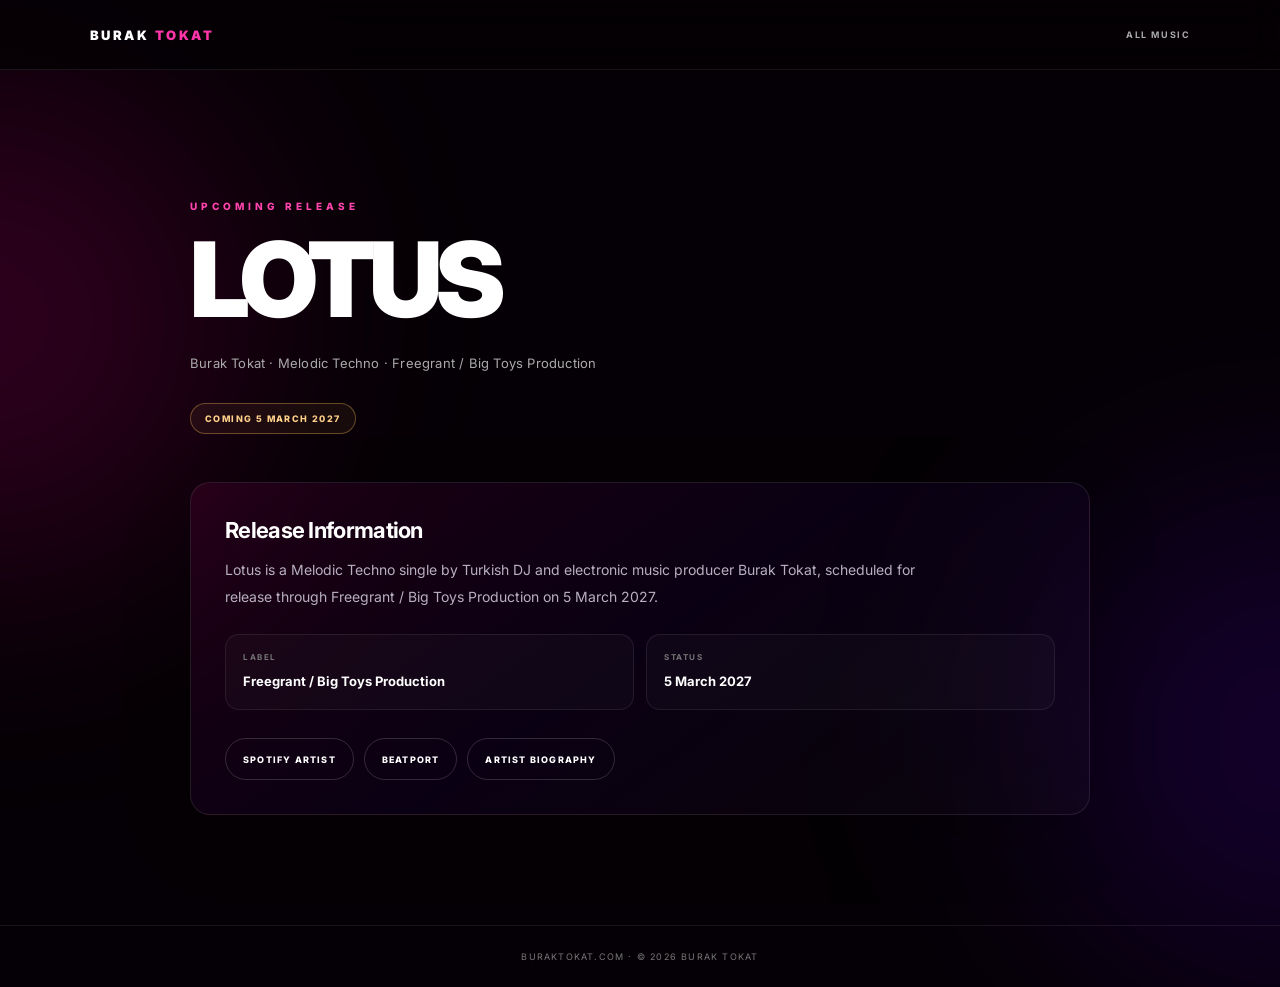
<file: music/lotus.html>
<!DOCTYPE html>
<html lang="en">
<head>
  <meta charset="UTF-8">
  <meta name="viewport" content="width=device-width, initial-scale=1">
  <title>Lotus — Burak Tokat | Freegrant / Big Toys Production</title>
  <meta name="description" content="Lotus is an upcoming Melodic Techno single by Burak Tokat, scheduled for release through Freegrant / Big Toys Production on 5 March 2027.">
  <meta name="author" content="Burak Tokat">
  <meta name="robots" content="index, follow, max-image-preview:large">
  <link rel="canonical" href="https://buraktokat.com/music/lotus.html">
  <link rel="alternate" hreflang="en" href="https://buraktokat.com/music/lotus.html">
  <link rel="alternate" hreflang="x-default" href="https://buraktokat.com/music/lotus.html">
  <meta property="og:title" content="Lotus — Burak Tokat">
  <meta property="og:description" content="Melodic Techno single · Freegrant / Big Toys Production · 5 March 2027.">
  <meta property="og:type" content="music.song">
  <meta property="og:url" content="https://buraktokat.com/music/lotus.html">
  <meta property="og:image" content="https://buraktokat.com/burak-tokat-hero.JPG">
  <meta property="og:site_name" content="Burak Tokat">
  <meta name="twitter:card" content="summary_large_image">
  <meta name="twitter:title" content="Lotus — Burak Tokat">
  <meta name="twitter:description" content="Melodic Techno single · 5 March 2027.">
  <meta name="twitter:image" content="https://buraktokat.com/burak-tokat-hero.JPG">
  <script type="application/ld+json">
  {
    "@context": "https://schema.org",
    "@graph": [
      {
        "@type": "WebPage",
        "@id": "https://buraktokat.com/music/lotus.html#webpage",
        "url": "https://buraktokat.com/music/lotus.html",
        "name": "Lotus — Burak Tokat | Freegrant / Big Toys Production",
        "isPartOf": {"@id": "https://buraktokat.com/#website"},
        "mainEntity": {"@id": "https://buraktokat.com/music/lotus.html#recording"}
      },
      {
        "@type": "MusicRecording",
        "@id": "https://buraktokat.com/music/lotus.html#recording",
        "name": "Lotus",
        "url": "https://buraktokat.com/music/lotus.html",
        "datePublished": "2027-03-05",
        "genre": "Melodic Techno",
        "byArtist": {"@id": "https://buraktokat.com/#person"},
        "recordLabel": {"@type": "Organization", "name": "Freegrant / Big Toys Production"},
        "description": "Melodic Techno single by Burak Tokat, scheduled for release on 5 March 2027."
      },
      {
        "@type": "Person",
        "@id": "https://buraktokat.com/#person",
        "name": "Burak Tokat",
        "url": "https://buraktokat.com/",
        "sameAs": [
          "https://open.spotify.com/artist/2lSECyE7vZiH9M3YwAgsy5",
          "https://www.beatport.com/artist/burak-tokat/1174596",
          "https://www.youtube.com/@BurakTokatMusic",
          "https://musicbrainz.org/artist/d6642fed-4b32-4e35-bbf1-1daaf0e04e70"
        ]
      }
    ]
  }
  </script>
    <style>
@import url('https://fonts.googleapis.com/css2?family=Inter:wght@400;500;600;700;800;900&display=swap');
*{box-sizing:border-box;margin:0;padding:0}
:root{color-scheme:dark}
body{min-height:100vh;background:#050005;color:#fff;font-family:Inter,Arial,sans-serif;overflow-x:hidden}
body:before,body:after{content:"";position:fixed;width:480px;height:480px;border-radius:50%;filter:blur(130px);z-index:-1;pointer-events:none}
body:before{left:-250px;top:80px;background:rgba(255,0,153,.18)}
body:after{right:-250px;bottom:-80px;background:rgba(100,0,255,.17)}
nav{height:70px;display:flex;align-items:center;justify-content:space-between;padding:0 7%;border-bottom:1px solid rgba(255,255,255,.08);background:rgba(5,0,5,.78);backdrop-filter:blur(18px);-webkit-backdrop-filter:blur(18px)}
.logo{color:#fff;text-decoration:none;font-size:13px;font-weight:900;letter-spacing:2.5px}
.logo span{color:#ff35aa}
.nav-link{color:#aaa;text-decoration:none;font-size:9px;font-weight:700;letter-spacing:1.6px;text-transform:uppercase;transition:.2s}
.nav-link:hover{color:#ff55b4}
main{width:min(100% - 40px,900px);margin:0 auto;padding:clamp(76px,11vw,130px) 0 110px}
.eyebrow{color:#ff45ad;font-size:10px;font-weight:800;letter-spacing:4px;text-transform:uppercase;margin-bottom:20px}
h1{max-width:100%;font-size:clamp(48px,10vw,104px);line-height:.92;letter-spacing:-.065em;font-weight:900;overflow-wrap:anywhere;margin-bottom:24px}
.meta{color:#aaa;font-size:13px;line-height:1.8;letter-spacing:.2px}
.status{display:inline-flex;align-items:center;margin-top:28px;padding:9px 14px;border:1px solid rgba(255,255,255,.18);border-radius:30px;font-size:9px;font-weight:800;letter-spacing:1.4px}
.status.released{color:#8be0b8;border-color:rgba(100,220,160,.35);background:rgba(100,220,160,.06)}
.status.upcoming{color:#ffd08a;border-color:rgba(255,190,90,.35);background:rgba(255,190,90,.06)}
.status.unreleased{color:#c0adff;border-color:rgba(170,145,255,.35);background:rgba(170,145,255,.06)}
.card{margin-top:48px;padding:clamp(22px,5vw,34px);border:1px solid rgba(255,255,255,.09);border-radius:20px;background:linear-gradient(145deg,rgba(255,0,153,.09),rgba(100,0,255,.06),rgba(255,255,255,.02));box-shadow:0 22px 70px rgba(0,0,0,.2)}
.card h2{font-size:22px;letter-spacing:-.7px;margin-bottom:14px}
.card p{max-width:720px;color:#b8b0c1;font-size:14px;line-height:1.9}
.details{display:grid;grid-template-columns:1fr 1fr;gap:12px;margin-top:24px}
.detail{padding:17px;border:1px solid rgba(255,255,255,.08);border-radius:14px;background:rgba(255,255,255,.025);min-width:0}
.detail span{display:block;color:#777;font-size:8px;font-weight:700;letter-spacing:1.5px;text-transform:uppercase;margin-bottom:8px}
.detail strong{font-size:13px;line-height:1.6;overflow-wrap:anywhere}
.actions{display:flex;gap:10px;flex-wrap:wrap;margin-top:28px}
.btn{display:inline-flex;align-items:center;justify-content:center;min-height:42px;padding:0 17px;border:1px solid rgba(255,255,255,.16);border-radius:30px;color:#fff;text-decoration:none;font-size:9px;font-weight:800;letter-spacing:1.2px;text-transform:uppercase;transition:.2s}
.btn.primary{background:linear-gradient(90deg,#ff008c,#8c00ff);border-color:transparent}
.btn:hover{transform:translateY(-2px);border-color:rgba(255,60,175,.6)}
footer{border-top:1px solid rgba(255,255,255,.08);padding:25px 7%;color:#777;text-align:center;font-size:9px;letter-spacing:1.2px;text-transform:uppercase}
footer a{color:inherit;text-decoration:none}
@media(max-width:600px){nav{height:62px;padding:0 20px}main{width:calc(100% - 36px);padding-top:78px}.details{grid-template-columns:1fr}h1{letter-spacing:-.055em}.card{margin-top:36px}footer{padding:22px 18px}}
  </style>
</head>
<body>
  <nav><a class="logo" href="/">BURAK <span>TOKAT</span></a><a class="nav-link" href="/#music">All Music</a></nav>
  <main>
    <div class="eyebrow">Upcoming Release</div>
    <h1>LOTUS</h1>
    <p class="meta">Burak Tokat · Melodic Techno · Freegrant / Big Toys Production</p>
    <div class="status upcoming">COMING 5 MARCH 2027</div>
    <section class="card">
      <h2>Release Information</h2>
      <p>Lotus is a Melodic Techno single by Turkish DJ and electronic music producer Burak Tokat, scheduled for release through Freegrant / Big Toys Production on 5 March 2027.</p>
      <div class="details">
        <div class="detail"><span>Label</span><strong>Freegrant / Big Toys Production</strong></div>
        <div class="detail"><span>Status</span><strong>5 March 2027</strong></div>
      </div>
      <div class="actions">
        
        <a class="btn" href="https://open.spotify.com/artist/2lSECyE7vZiH9M3YwAgsy5" target="_blank" rel="noopener">Spotify Artist</a>
        <a class="btn" href="https://www.beatport.com/artist/burak-tokat/1174596" target="_blank" rel="noopener">Beatport</a>
        <a class="btn" href="/about.html">Artist Biography</a>
      </div>
    </section>
  </main>
  <footer><a href="/">buraktokat.com</a> · © 2026 Burak Tokat</footer>
</body>
</html>
</file>
